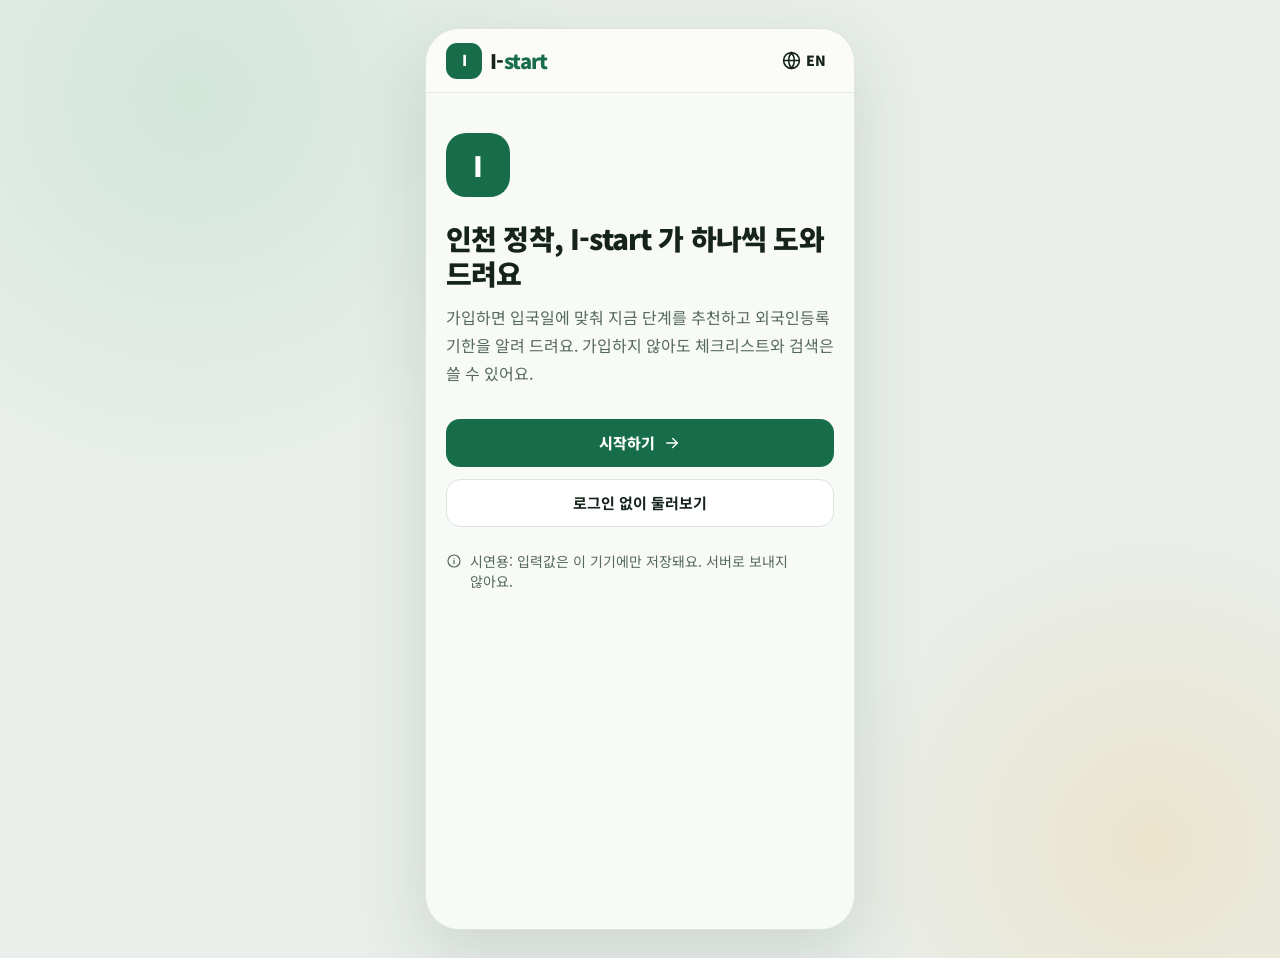
<file: index.html>
<!doctype html>
<html lang="ko">
  <head>
    
    <meta charset="UTF-8" />
    <meta name="viewport" content="width=device-width, initial-scale=1.0" />
    <title>I-start</title>
    
    <meta name="description" content="Mobile web settlement guide for international students in Incheon: stage checklist, search/FAQ, community, center consultation (course prototype).">
    <meta name="robots" content="noindex, nofollow">
    <link rel="icon" href="./favicon.png">
    <meta property="og:title" content="I-start">
    <meta property="og:description" content="Mobile web settlement guide for international students in Incheon: stage checklist, search/FAQ, community, center consultation (course prototype).">
    <script type="module" crossorigin src="./assets/index-DRxTyZMs.js"></script>
    <link rel="stylesheet" crossorigin href="./assets/index-gwK2FkON.css">
  </head>
  <body>
    
    <div id="root"></div>
    
  </body>
</html>
</file>
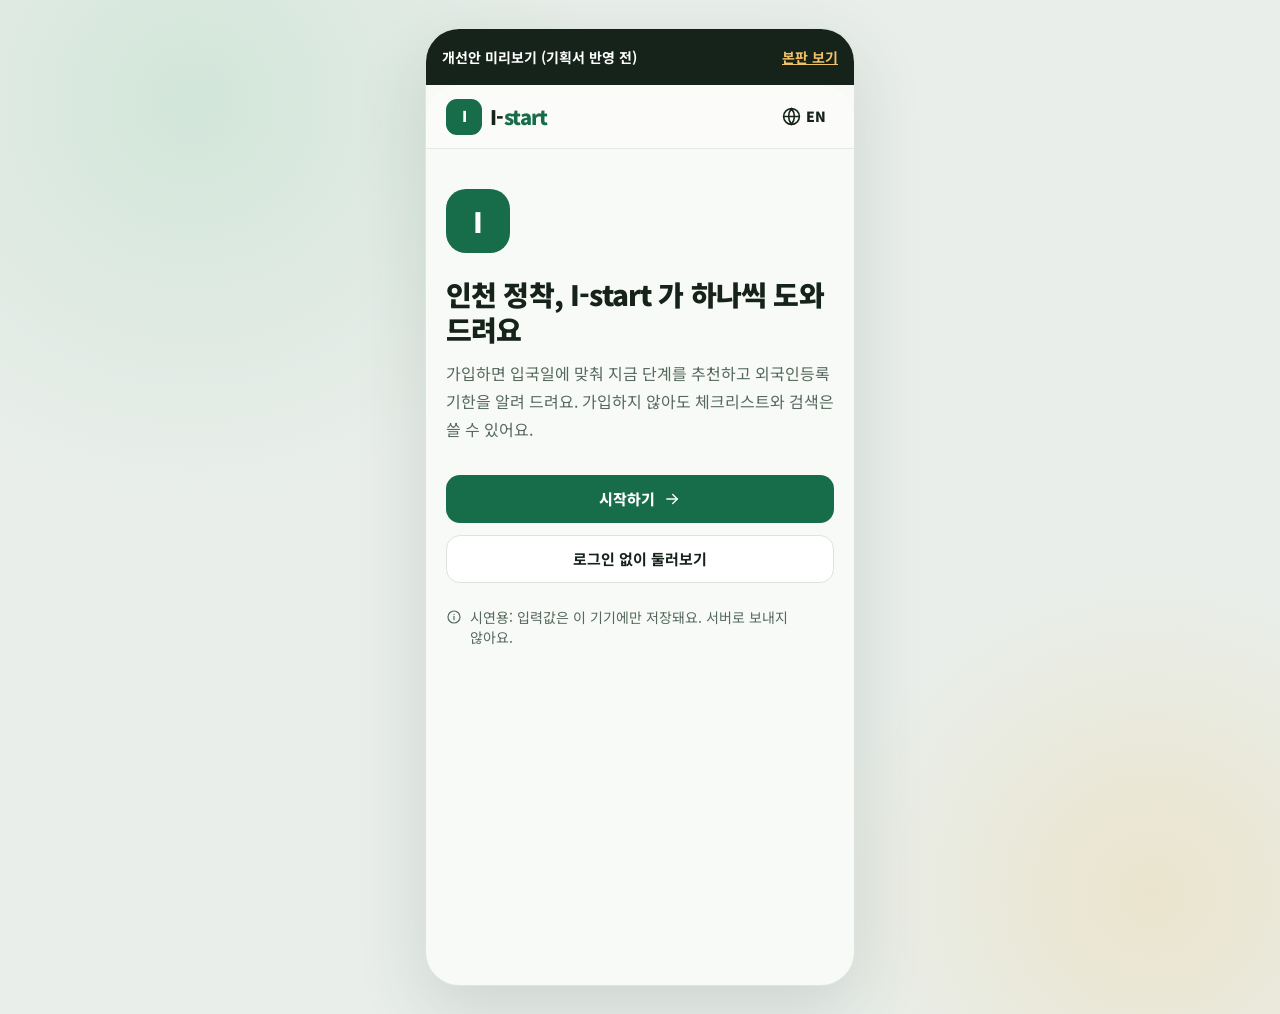
<file: next/index.html>
<!doctype html>
<html lang="ko">
  <head>
    
    <meta charset="UTF-8" />
    <meta name="viewport" content="width=device-width, initial-scale=1.0" />
    <title>I-start</title>
    
    <meta name="description" content="Mobile web settlement guide for international students in Incheon: stage checklist, search/FAQ, community, center consultation (course prototype).">
    <meta name="robots" content="noindex, nofollow">
    <link rel="icon" href="./favicon.png">
    <meta property="og:title" content="I-start">
    <meta property="og:description" content="Mobile web settlement guide for international students in Incheon: stage checklist, search/FAQ, community, center consultation (course prototype).">
    <script type="module" crossorigin src="./assets/index-BRWkPOYw.js"></script>
    <link rel="stylesheet" crossorigin href="./assets/index-DFKxDibr.css">
  </head>
  <body>
    
    <div id="root"></div>
    
  </body>
</html>
</file>
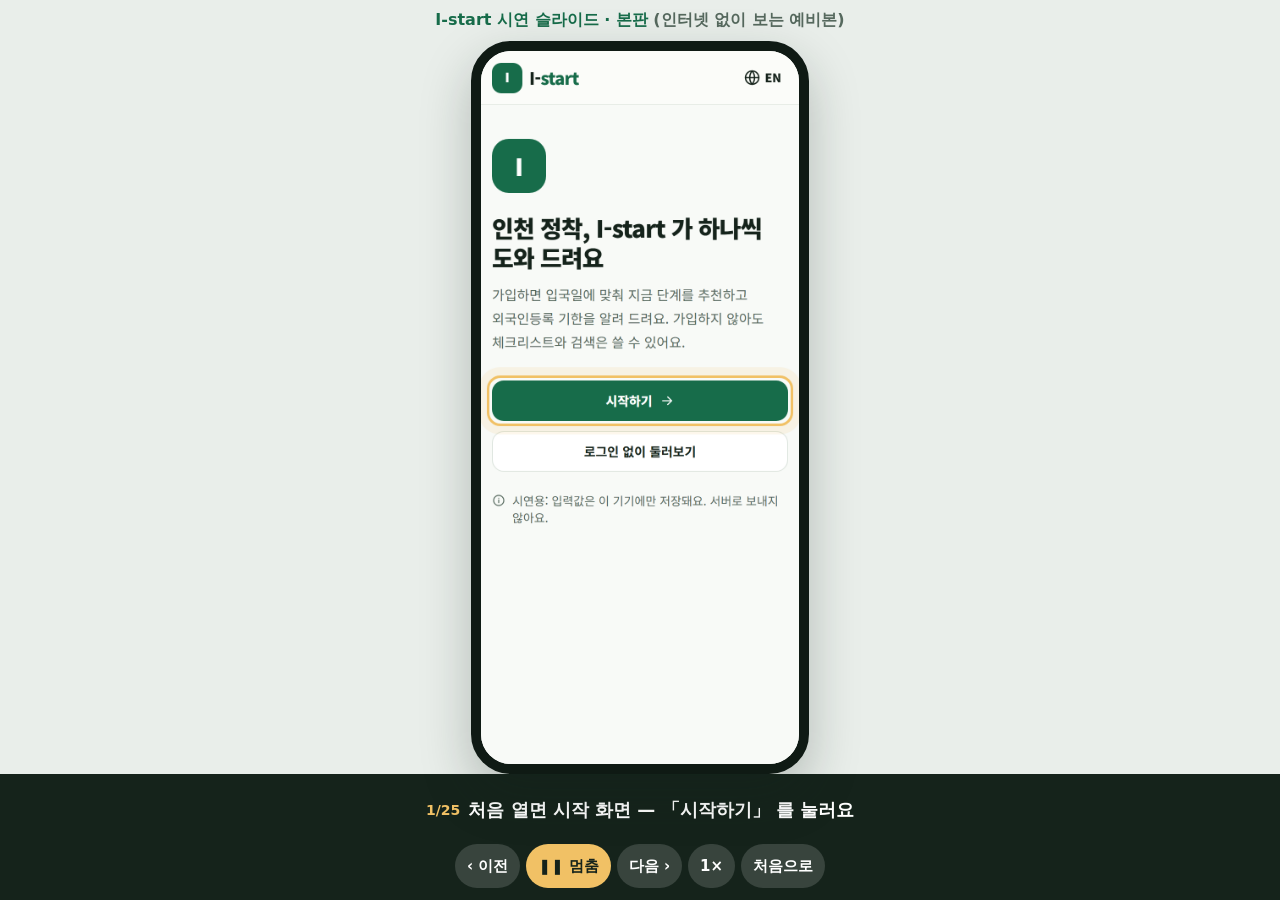
<file: slides/main/index.html>
<!doctype html>
<html lang="ko">
<head>
<meta charset="utf-8">
<meta name="viewport" content="width=device-width, initial-scale=1">
<title>I-start 시연 슬라이드 · 본판</title>
<style>
  :root { --bg: #e9eeea; --ink: #15231b; --point: #176c4a; --gold: #f1c165; --bar: #15231b; }
  * { box-sizing: border-box; }
  html, body { margin: 0; height: 100%; }
  body { display: flex; flex-direction: column; align-items: center; background: var(--bg); color: var(--ink);
    font-family: "Noto Sans KR", "Apple SD Gothic Neo", "Malgun Gothic", system-ui, sans-serif; word-break: keep-all; }
  header { width: 100%; padding: 10px 16px; text-align: center; font-weight: 800; font-size: 16px; color: var(--point); }
  .stage { flex: 1; min-height: 0; display: flex; align-items: center; justify-content: center; padding: 0 16px; }
  .phone { height: min(100%, 860px); aspect-ratio: 390 / 844; max-width: calc(100vw - 32px); border: 10px solid #0f1a14; border-radius: 40px;
    overflow: hidden; background: #fff; box-shadow: 0 20px 50px rgba(21, 35, 27, .25); position: relative; }
  .phone img { position: absolute; inset: 0; width: 100%; height: 100%; object-fit: cover; object-position: top; opacity: 0; transition: opacity .35s ease; }
  .phone img.on { opacity: 1; }
  .bar { width: 100%; background: var(--bar); color: #fff; padding: 10px 12px 12px; }
  .cap { min-height: 52px; display: flex; align-items: center; justify-content: center; text-align: center; font-size: 18px; font-weight: 700; line-height: 26px; margin: 0 auto 8px; max-width: 720px; }
  .count { color: var(--gold); font-size: 14px; margin-right: 8px; font-variant-numeric: tabular-nums; white-space: nowrap; }
  .ctl { display: flex; gap: 6px; justify-content: center; flex-wrap: wrap; }
  button { font: inherit; font-size: 15px; font-weight: 800; min-height: 44px; min-width: 44px; padding: 0 12px; border-radius: 999px; border: 0;
    background: rgba(255, 255, 255, .15); color: #fff; cursor: pointer; white-space: nowrap; }
  button.main { background: var(--gold); color: var(--ink); }
  button:focus-visible { outline: 3px solid var(--gold); outline-offset: 2px; }
  @media (prefers-reduced-motion: reduce) { .phone img { transition: none; } }
</style>
</head>
<body>
<header>I-start 시연 슬라이드 · 본판 <span style="font-weight:600;color:#56695e">(인터넷 없이 보는 예비본)</span></header>
<div class="stage"><div class="phone" id="phone">
  <img src="img/01.png" alt="처음 열면 시작 화면 — 「시작하기」 를 눌러요" class="on">
  <img src="img/02.png" alt="앱 언어를 골라요 (오른쪽 위 지구본으로 언제든 바꿔요)">
  <img src="img/03.png" alt="기본 정보 입력 — 가상 인물 Mai, 입국 2주차">
  <img src="img/04.png" alt="수집 항목 · 목적 · 보유 기간을 보고 동의해요">
  <img src="img/05.png" alt="입국일로 단계를 추천해요 — 정하는 건 이용자">
  <img src="img/06.png" alt="체크리스트(입국 직후) — 외국인등록은 검색으로 찾아볼게요">
  <img src="img/07.png" alt="「외국인등록」 을 검색해요">
  <img src="img/08.png" alt="결과마다 단계 · 출처가 붙어요 — 전체 단계로 넓혀요">
  <img src="img/09.png" alt="「외국인등록 하기」 를 열어요">
  <img src="img/10.png" alt="대상 · 방법 · 기한 · 준비물, 그리고 공식 안내(하이코리아) 바로가기">
  <img src="img/11.png" alt="방문 예약을 마치면 「진행 중」">
  <img src="img/12.png" alt="등록증을 받으면 「완료」">
  <img src="img/13.png" alt="외국인등록을 마치면 「초기 정착」 으로 옮길지 물어봐요 — 누르면 옮겨요">
  <img src="img/14.png" alt="이번엔 「건강보험 확인하기」">
  <img src="img/15.png" alt="건강보험 고지서 읽는 법은 없어요 — 검색해 볼게요">
  <img src="img/16.png" alt="「고지서」 로 검색해요">
  <img src="img/17.png" alt="내 단계엔 결과가 없어요 → 전체 단계로">
  <img src="img/18.png" alt="전체 단계도 0건 — 시뮬레이션에서 찾은 문제 · 챗봇에 물어볼게요">
  <img src="img/19.png" alt="챗봇 아잉에게 물어봐요">
  <img src="img/20.png" alt="앱 안에 답이 없으면 커뮤니티 · 센터로 안내해요">
  <img src="img/21.png" alt="제목은 검색어로 채워져요 · 개인정보는 쓰지 않아요">
  <img src="img/22.png" alt="질문을 올렸어요 — 급하면 센터 상담으로">
  <img src="img/23.png" alt="메일 문의를 보내요 (시제품: 실제로 보내지 않아요)">
  <img src="img/24.png" alt="접수됐어요 — 내 정보에서 다시 확인해요">
  <img src="img/25.png" alt="내 정보 › 메일로 문의한 내역에 1건 — 시연 끝">
</div></div>
<div class="bar" role="region" aria-label="슬라이드 조작">
  <p class="cap" aria-live="polite"><span class="count" id="count"></span><span id="cap"></span></p>
  <div class="ctl">
    <button id="prev" aria-label="이전">‹ 이전</button>
    <button id="play" class="main" aria-pressed="false">❚❚ 멈춤</button>
    <button id="next" aria-label="다음">다음 ›</button>
    <button id="speed" aria-label="속도 1×">1×</button>
    <button id="end">처음으로</button>
  </div>
</div>
<script>
  const S = [{"img":"img/01.png","cap":"처음 열면 시작 화면 — 「시작하기」 를 눌러요"},{"img":"img/02.png","cap":"앱 언어를 골라요 (오른쪽 위 지구본으로 언제든 바꿔요)"},{"img":"img/03.png","cap":"기본 정보 입력 — 가상 인물 Mai, 입국 2주차"},{"img":"img/04.png","cap":"수집 항목 · 목적 · 보유 기간을 보고 동의해요"},{"img":"img/05.png","cap":"입국일로 단계를 추천해요 — 정하는 건 이용자"},{"img":"img/06.png","cap":"체크리스트(입국 직후) — 외국인등록은 검색으로 찾아볼게요"},{"img":"img/07.png","cap":"「외국인등록」 을 검색해요"},{"img":"img/08.png","cap":"결과마다 단계 · 출처가 붙어요 — 전체 단계로 넓혀요"},{"img":"img/09.png","cap":"「외국인등록 하기」 를 열어요"},{"img":"img/10.png","cap":"대상 · 방법 · 기한 · 준비물, 그리고 공식 안내(하이코리아) 바로가기"},{"img":"img/11.png","cap":"방문 예약을 마치면 「진행 중」"},{"img":"img/12.png","cap":"등록증을 받으면 「완료」"},{"img":"img/13.png","cap":"외국인등록을 마치면 「초기 정착」 으로 옮길지 물어봐요 — 누르면 옮겨요"},{"img":"img/14.png","cap":"이번엔 「건강보험 확인하기」"},{"img":"img/15.png","cap":"건강보험 고지서 읽는 법은 없어요 — 검색해 볼게요"},{"img":"img/16.png","cap":"「고지서」 로 검색해요"},{"img":"img/17.png","cap":"내 단계엔 결과가 없어요 → 전체 단계로"},{"img":"img/18.png","cap":"전체 단계도 0건 — 시뮬레이션에서 찾은 문제 · 챗봇에 물어볼게요"},{"img":"img/19.png","cap":"챗봇 아잉에게 물어봐요"},{"img":"img/20.png","cap":"앱 안에 답이 없으면 커뮤니티 · 센터로 안내해요"},{"img":"img/21.png","cap":"제목은 검색어로 채워져요 · 개인정보는 쓰지 않아요"},{"img":"img/22.png","cap":"질문을 올렸어요 — 급하면 센터 상담으로"},{"img":"img/23.png","cap":"메일 문의를 보내요 (시제품: 실제로 보내지 않아요)"},{"img":"img/24.png","cap":"접수됐어요 — 내 정보에서 다시 확인해요"},{"img":"img/25.png","cap":"내 정보 › 메일로 문의한 내역에 1건 — 시연 끝"}];
  const imgs = [...document.querySelectorAll("#phone img")];
  let i = 0, playing = true, speed = 1, timer = null;
  const $ = (id) => document.getElementById(id);
  function show(k) {
    i = (k + S.length) % S.length;
    imgs.forEach((im, j) => im.classList.toggle("on", j === i));
    $("count").textContent = (i + 1) + "/" + S.length;
    $("cap").textContent = S[i].cap;
    schedule();
  }
  function schedule() {
    clearTimeout(timer);
    if (playing) timer = setTimeout(() => show(i + 1), 3500 / speed); // 끝나면 처음으로
  }
  function toggle() {
    playing = !playing;
    $("play").textContent = playing ? "❚❚ 멈춤" : "▶ 재생";
    $("play").setAttribute("aria-pressed", String(!playing));
    schedule();
  }
  $("prev").onclick = () => show(i - 1);
  $("next").onclick = () => show(i + 1);
  $("play").onclick = toggle;
  $("speed").onclick = () => { speed = speed === 1 ? 1.5 : speed === 1.5 ? 0.5 : 1; $("speed").textContent = speed + "×"; $("speed").setAttribute("aria-label", "속도 " + speed + "×"); schedule(); };
  $("end").onclick = () => { playing = true; toggle(); show(0); };
  document.addEventListener("keydown", (e) => {
    if (e.key === "ArrowRight") { e.preventDefault(); show(i + 1); }
    else if (e.key === "ArrowLeft") { e.preventDefault(); show(i - 1); }
    else if (e.key === " ") { e.preventDefault(); toggle(); }
  });
  show(0);
</script>
</body>
</html>
</file>
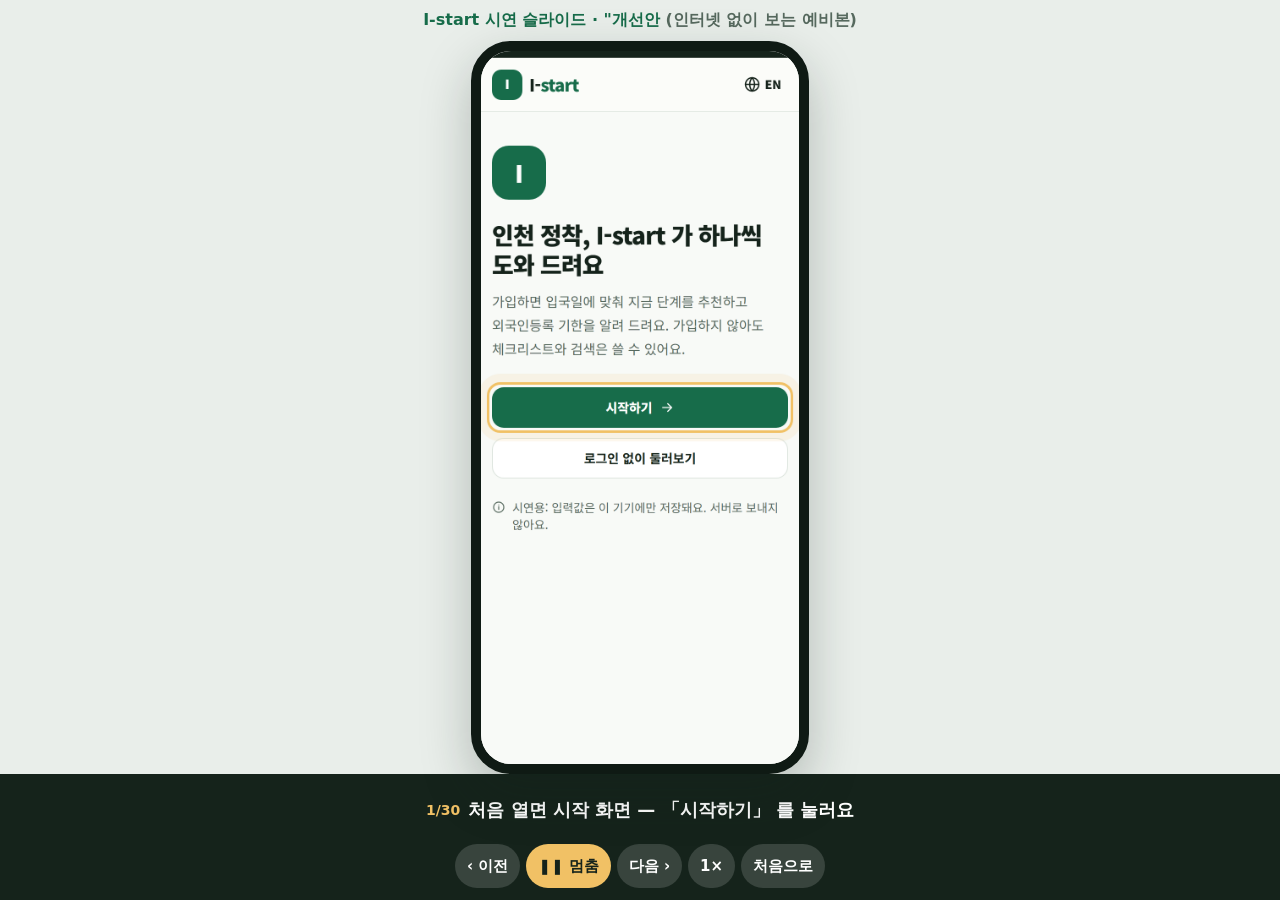
<file: slides/next/index.html>
<!doctype html>
<html lang="ko">
<head>
<meta charset="utf-8">
<meta name="viewport" content="width=device-width, initial-scale=1">
<title>I-start 시연 슬라이드 · "개선안</title>
<style>
  :root { --bg: #e9eeea; --ink: #15231b; --point: #176c4a; --gold: #f1c165; --bar: #15231b; }
  * { box-sizing: border-box; }
  html, body { margin: 0; height: 100%; }
  body { display: flex; flex-direction: column; align-items: center; background: var(--bg); color: var(--ink);
    font-family: "Noto Sans KR", "Apple SD Gothic Neo", "Malgun Gothic", system-ui, sans-serif; word-break: keep-all; }
  header { width: 100%; padding: 10px 16px; text-align: center; font-weight: 800; font-size: 16px; color: var(--point); }
  .stage { flex: 1; min-height: 0; display: flex; align-items: center; justify-content: center; padding: 0 16px; }
  .phone { height: min(100%, 860px); aspect-ratio: 390 / 844; max-width: calc(100vw - 32px); border: 10px solid #0f1a14; border-radius: 40px;
    overflow: hidden; background: #fff; box-shadow: 0 20px 50px rgba(21, 35, 27, .25); position: relative; }
  .phone img { position: absolute; inset: 0; width: 100%; height: 100%; object-fit: cover; object-position: top; opacity: 0; transition: opacity .35s ease; }
  .phone img.on { opacity: 1; }
  .bar { width: 100%; background: var(--bar); color: #fff; padding: 10px 12px 12px; }
  .cap { min-height: 52px; display: flex; align-items: center; justify-content: center; text-align: center; font-size: 18px; font-weight: 700; line-height: 26px; margin: 0 auto 8px; max-width: 720px; }
  .count { color: var(--gold); font-size: 14px; margin-right: 8px; font-variant-numeric: tabular-nums; white-space: nowrap; }
  .ctl { display: flex; gap: 6px; justify-content: center; flex-wrap: wrap; }
  button { font: inherit; font-size: 15px; font-weight: 800; min-height: 44px; min-width: 44px; padding: 0 12px; border-radius: 999px; border: 0;
    background: rgba(255, 255, 255, .15); color: #fff; cursor: pointer; white-space: nowrap; }
  button.main { background: var(--gold); color: var(--ink); }
  button:focus-visible { outline: 3px solid var(--gold); outline-offset: 2px; }
  @media (prefers-reduced-motion: reduce) { .phone img { transition: none; } }
</style>
</head>
<body>
<header>I-start 시연 슬라이드 · "개선안 <span style="font-weight:600;color:#56695e">(인터넷 없이 보는 예비본)</span></header>
<div class="stage"><div class="phone" id="phone">
  <img src="img/01.png" alt="처음 열면 시작 화면 — 「시작하기」 를 눌러요" class="on">
  <img src="img/02.png" alt="앱 언어를 골라요 (오른쪽 위 지구본으로 언제든 바꿔요)">
  <img src="img/03.png" alt="기본 정보 입력 — 가상 인물 Mai, 입국 2주차">
  <img src="img/04.png" alt="수집 항목 · 목적 · 보유 기간을 보고 동의해요">
  <img src="img/05.png" alt="입국일로 단계를 추천해요 — 정하는 건 이용자">
  <img src="img/06.png" alt="입국 직후 할 일 — 「숙소로 이동하기」">
  <img src="img/07.png" alt="도움 도구: 숙소를 지도 앱에서 찾아요 (새 창은 열지 않아요)">
  <img src="img/08.png" alt="체크리스트(입국 직후) — 외국인등록은 검색으로 찾아볼게요">
  <img src="img/09.png" alt="「외국인등록」 을 검색해요">
  <img src="img/10.png" alt="결과마다 단계 · 출처가 붙어요 — 전체 단계로 넓혀요">
  <img src="img/11.png" alt="「외국인등록 하기」 를 열어요">
  <img src="img/12.png" alt="대상 · 방법 · 기한 · 준비물, 그리고 공식 안내(하이코리아) 바로가기">
  <img src="img/13.png" alt="도움 도구: 입국일 + 90일 = 외국인등록 기한">
  <img src="img/14.png" alt="방문 예약을 마치면 「진행 중」">
  <img src="img/15.png" alt="등록증을 받으면 「완료」">
  <img src="img/16.png" alt="외국인등록을 마치면 「초기 정착」 으로 옮길지 물어봐요 — 누르면 옮겨요">
  <img src="img/17.png" alt="초기 정착 — 「체류기간 확인하기」">
  <img src="img/18.png" alt="도움 도구: 연장 신청 기간 (만료 4개월 전 ~ 만료일)">
  <img src="img/19.png" alt="이번엔 「건강보험 확인하기」">
  <img src="img/20.png" alt="건강보험 고지서 읽는 법은 없어요 — 검색해 볼게요">
  <img src="img/21.png" alt="「고지서」 로 검색해요">
  <img src="img/22.png" alt="내 단계엔 결과가 없어요 → 전체 단계로">
  <img src="img/23.png" alt="전체 단계도 0건 — 시뮬레이션에서 찾은 문제 · 챗봇에 물어볼게요">
  <img src="img/24.png" alt="챗봇 아잉에게 물어봐요">
  <img src="img/25.png" alt="앱 안에 답이 없으면 커뮤니티 · 센터로 안내해요">
  <img src="img/26.png" alt="제목은 검색어로 채워져요 · 개인정보는 쓰지 않아요">
  <img src="img/27.png" alt="질문을 올렸어요 — 급하면 센터 상담으로">
  <img src="img/28.png" alt="메일 문의를 보내요 (시제품: 실제로 보내지 않아요)">
  <img src="img/29.png" alt="접수됐어요 — 내 정보에서 다시 확인해요">
  <img src="img/30.png" alt="내 정보 › 메일로 문의한 내역에 1건 — 시연 끝">
</div></div>
<div class="bar" role="region" aria-label="슬라이드 조작">
  <p class="cap" aria-live="polite"><span class="count" id="count"></span><span id="cap"></span></p>
  <div class="ctl">
    <button id="prev" aria-label="이전">‹ 이전</button>
    <button id="play" class="main" aria-pressed="false">❚❚ 멈춤</button>
    <button id="next" aria-label="다음">다음 ›</button>
    <button id="speed" aria-label="속도 1×">1×</button>
    <button id="end">처음으로</button>
  </div>
</div>
<script>
  const S = [{"img":"img/01.png","cap":"처음 열면 시작 화면 — 「시작하기」 를 눌러요"},{"img":"img/02.png","cap":"앱 언어를 골라요 (오른쪽 위 지구본으로 언제든 바꿔요)"},{"img":"img/03.png","cap":"기본 정보 입력 — 가상 인물 Mai, 입국 2주차"},{"img":"img/04.png","cap":"수집 항목 · 목적 · 보유 기간을 보고 동의해요"},{"img":"img/05.png","cap":"입국일로 단계를 추천해요 — 정하는 건 이용자"},{"img":"img/06.png","cap":"입국 직후 할 일 — 「숙소로 이동하기」"},{"img":"img/07.png","cap":"도움 도구: 숙소를 지도 앱에서 찾아요 (새 창은 열지 않아요)"},{"img":"img/08.png","cap":"체크리스트(입국 직후) — 외국인등록은 검색으로 찾아볼게요"},{"img":"img/09.png","cap":"「외국인등록」 을 검색해요"},{"img":"img/10.png","cap":"결과마다 단계 · 출처가 붙어요 — 전체 단계로 넓혀요"},{"img":"img/11.png","cap":"「외국인등록 하기」 를 열어요"},{"img":"img/12.png","cap":"대상 · 방법 · 기한 · 준비물, 그리고 공식 안내(하이코리아) 바로가기"},{"img":"img/13.png","cap":"도움 도구: 입국일 + 90일 = 외국인등록 기한"},{"img":"img/14.png","cap":"방문 예약을 마치면 「진행 중」"},{"img":"img/15.png","cap":"등록증을 받으면 「완료」"},{"img":"img/16.png","cap":"외국인등록을 마치면 「초기 정착」 으로 옮길지 물어봐요 — 누르면 옮겨요"},{"img":"img/17.png","cap":"초기 정착 — 「체류기간 확인하기」"},{"img":"img/18.png","cap":"도움 도구: 연장 신청 기간 (만료 4개월 전 ~ 만료일)"},{"img":"img/19.png","cap":"이번엔 「건강보험 확인하기」"},{"img":"img/20.png","cap":"건강보험 고지서 읽는 법은 없어요 — 검색해 볼게요"},{"img":"img/21.png","cap":"「고지서」 로 검색해요"},{"img":"img/22.png","cap":"내 단계엔 결과가 없어요 → 전체 단계로"},{"img":"img/23.png","cap":"전체 단계도 0건 — 시뮬레이션에서 찾은 문제 · 챗봇에 물어볼게요"},{"img":"img/24.png","cap":"챗봇 아잉에게 물어봐요"},{"img":"img/25.png","cap":"앱 안에 답이 없으면 커뮤니티 · 센터로 안내해요"},{"img":"img/26.png","cap":"제목은 검색어로 채워져요 · 개인정보는 쓰지 않아요"},{"img":"img/27.png","cap":"질문을 올렸어요 — 급하면 센터 상담으로"},{"img":"img/28.png","cap":"메일 문의를 보내요 (시제품: 실제로 보내지 않아요)"},{"img":"img/29.png","cap":"접수됐어요 — 내 정보에서 다시 확인해요"},{"img":"img/30.png","cap":"내 정보 › 메일로 문의한 내역에 1건 — 시연 끝"}];
  const imgs = [...document.querySelectorAll("#phone img")];
  let i = 0, playing = true, speed = 1, timer = null;
  const $ = (id) => document.getElementById(id);
  function show(k) {
    i = (k + S.length) % S.length;
    imgs.forEach((im, j) => im.classList.toggle("on", j === i));
    $("count").textContent = (i + 1) + "/" + S.length;
    $("cap").textContent = S[i].cap;
    schedule();
  }
  function schedule() {
    clearTimeout(timer);
    if (playing) timer = setTimeout(() => show(i + 1), 3500 / speed); // 끝나면 처음으로
  }
  function toggle() {
    playing = !playing;
    $("play").textContent = playing ? "❚❚ 멈춤" : "▶ 재생";
    $("play").setAttribute("aria-pressed", String(!playing));
    schedule();
  }
  $("prev").onclick = () => show(i - 1);
  $("next").onclick = () => show(i + 1);
  $("play").onclick = toggle;
  $("speed").onclick = () => { speed = speed === 1 ? 1.5 : speed === 1.5 ? 0.5 : 1; $("speed").textContent = speed + "×"; $("speed").setAttribute("aria-label", "속도 " + speed + "×"); schedule(); };
  $("end").onclick = () => { playing = true; toggle(); show(0); };
  document.addEventListener("keydown", (e) => {
    if (e.key === "ArrowRight") { e.preventDefault(); show(i + 1); }
    else if (e.key === "ArrowLeft") { e.preventDefault(); show(i - 1); }
    else if (e.key === " ") { e.preventDefault(); toggle(); }
  });
  show(0);
</script>
</body>
</html>
</file>
<file: assets/index-gwK2FkON.css>
@import "https://fonts.googleapis.com/css2?family=DM+Sans:wght@400;500;600;700&family=Manrope:wght@600;700;800&family=Noto+Sans+KR:wght@400;500;600;700;800;900&display=swap";@layer properties{@supports (((-webkit-hyphens:none)) and (not (margin-trim:block))) or ((-moz-orient:inline) and (not (color:rgb(from red r g b)))){*,:before,:after,::backdrop{--tw-translate-x:0;--tw-translate-y:0;--tw-translate-z:0;--tw-rotate-x:initial;--tw-rotate-y:initial;--tw-rotate-z:initial;--tw-skew-x:initial;--tw-skew-y:initial;--tw-space-y-reverse:0;--tw-border-style:solid;--tw-leading:initial;--tw-font-weight:initial;--tw-tracking:initial;--tw-shadow:0 0 #0000;--tw-shadow-color:initial;--tw-shadow-alpha:100%;--tw-inset-shadow:0 0 #0000;--tw-inset-shadow-color:initial;--tw-inset-shadow-alpha:100%;--tw-ring-color:initial;--tw-ring-shadow:0 0 #0000;--tw-inset-ring-color:initial;--tw-inset-ring-shadow:0 0 #0000;--tw-ring-inset:initial;--tw-ring-offset-width:0px;--tw-ring-offset-color:#fff;--tw-ring-offset-shadow:0 0 #0000;--tw-outline-style:solid;--tw-blur:initial;--tw-brightness:initial;--tw-contrast:initial;--tw-grayscale:initial;--tw-hue-rotate:initial;--tw-invert:initial;--tw-opacity:initial;--tw-saturate:initial;--tw-sepia:initial;--tw-drop-shadow:initial;--tw-drop-shadow-color:initial;--tw-drop-shadow-alpha:100%;--tw-drop-shadow-size:initial;--tw-duration:initial;--tw-ease:initial}}}@layer theme{:root,:host{--font-sans:-apple-system, BlinkMacSystemFont, "Segoe UI", Roboto, "Helvetica Neue", "Noto Sans", Arial, sans-serif, "Apple Color Emoji", "Segoe UI Emoji", "Segoe UI Symbol", "Noto Color Emoji";--font-mono:ui-monospace, SFMono-Regular, Menlo, Monaco, Consolas, "Liberation Mono", "Courier New", monospace;--color-white:#fff;--spacing:.25rem;--font-weight-medium:500;--font-weight-semibold:600;--font-weight-bold:700;--font-weight-extrabold:800;--font-weight-black:900;--leading-tight:1.25;--ease-out:cubic-bezier(0, 0, .2, 1);--ease-in-out:cubic-bezier(.4, 0, .2, 1);--default-transition-duration:.15s;--default-transition-timing-function:cubic-bezier(.4, 0, .2, 1);--default-font-family:var(--font-sans);--default-mono-font-family:var(--font-mono);--color-point:#176c4a;--color-point-dark:#24704f;--color-point-soft:#eef5f0;--color-point-tint:#dceee3;--color-ink:#15231b;--color-muted:#56695e;--color-line:#dce4dd;--color-accent:#f1c165;--color-ok:#1b7a4b;--color-warn:#8a5300}}@layer base{*,:after,:before,::backdrop{box-sizing:border-box;border:0 solid;margin:0;padding:0}::file-selector-button{box-sizing:border-box;border:0 solid;margin:0;padding:0}html,:host{-webkit-text-size-adjust:100%;tab-size:4;line-height:1.5;font-family:var(--default-font-family,-apple-system, BlinkMacSystemFont, "Segoe UI", Roboto, "Helvetica Neue", "Noto Sans", Arial, sans-serif, "Apple Color Emoji", "Segoe UI Emoji", "Segoe UI Symbol", "Noto Color Emoji");font-feature-settings:var(--default-font-feature-settings,normal);font-variation-settings:var(--default-font-variation-settings,normal);-webkit-tap-highlight-color:transparent}hr{height:0;color:inherit;border-top-width:1px}abbr:where([title]){-webkit-text-decoration:underline dotted;text-decoration:underline dotted}h1,h2,h3,h4,h5,h6{font-size:inherit;font-weight:inherit}a{color:inherit;-webkit-text-decoration:inherit;-webkit-text-decoration:inherit;-webkit-text-decoration:inherit;-webkit-text-decoration:inherit;text-decoration:inherit}b,strong{font-weight:bolder}code,kbd,samp,pre{font-family:var(--default-mono-font-family,ui-monospace, SFMono-Regular, Menlo, Monaco, Consolas, "Liberation Mono", "Courier New", monospace);font-feature-settings:var(--default-mono-font-feature-settings,normal);font-variation-settings:var(--default-mono-font-variation-settings,normal);font-size:1em}small{font-size:80%}sub,sup{vertical-align:baseline;font-size:75%;line-height:0;position:relative}sub{bottom:-.25em}sup{top:-.5em}table{text-indent:0;border-color:inherit;border-collapse:collapse}:-moz-focusring:where(:not(iframe)){outline:auto}progress{vertical-align:baseline}summary{display:list-item}ol,ul,menu{list-style:none}img,svg,video,canvas,audio,iframe,embed,object{vertical-align:middle;display:block}img,video{max-width:100%;height:auto}button,input,select,optgroup,textarea{font:inherit;font-feature-settings:inherit;font-variation-settings:inherit;letter-spacing:inherit;color:inherit;opacity:1;background-color:#0000;border-radius:0}::file-selector-button{font:inherit;font-feature-settings:inherit;font-variation-settings:inherit;letter-spacing:inherit;color:inherit;opacity:1;background-color:#0000;border-radius:0}:where(select:is([multiple],[size])) optgroup{font-weight:bolder}:where(select:is([multiple],[size])) optgroup option{padding-inline-start:20px}::file-selector-button{margin-inline-end:4px}::placeholder{opacity:1}@supports (not ((-webkit-appearance:-apple-pay-button))) or (contain-intrinsic-size:1px){::placeholder{color:currentColor}@supports (color:color-mix(in lab, red, red)){::placeholder{color:color-mix(in oklab, currentcolor 50%, transparent)}}}textarea{resize:vertical}::-webkit-search-decoration{-webkit-appearance:none}::-webkit-date-and-time-value{min-height:1lh;text-align:inherit}::-webkit-datetime-edit{display:inline-flex}::-webkit-datetime-edit-fields-wrapper{padding:0}::-webkit-datetime-edit{padding-block:0}::-webkit-datetime-edit-year-field{padding-block:0}::-webkit-datetime-edit-month-field{padding-block:0}::-webkit-datetime-edit-day-field{padding-block:0}::-webkit-datetime-edit-hour-field{padding-block:0}::-webkit-datetime-edit-minute-field{padding-block:0}::-webkit-datetime-edit-second-field{padding-block:0}::-webkit-datetime-edit-millisecond-field{padding-block:0}::-webkit-datetime-edit-meridiem-field{padding-block:0}::-webkit-calendar-picker-indicator{line-height:1}:-moz-ui-invalid{box-shadow:none}button,input:where([type=button],[type=reset],[type=submit]){appearance:button}::file-selector-button{appearance:button}::-webkit-inner-spin-button{height:auto}::-webkit-outer-spin-button{height:auto}[hidden]:where(:not([hidden=until-found])){display:none!important}:root{color:#15231b;font-synthesis:none;background:#e9eeea;font-family:Noto Sans KR,sans-serif}html{scroll-behavior:smooth}body{min-width:320px;min-height:100vh}button{cursor:pointer}html:lang(ko) body{word-break:keep-all;overflow-wrap:break-word}button:focus-visible,input:focus-visible{outline-offset:2px;outline:3px solid #176c4a73}}@layer components{.app-canvas{background:radial-gradient(circle at 15% 10%,#b7dcc673,#0000 28%),radial-gradient(circle at 90% 88%,#f1c16538,#0000 22%),#e9eeea;min-height:100vh}.mobile-app{background:#f8faf7;min-height:100vh;margin:0 auto;position:relative;overflow:hidden}.app-header{z-index:40;-webkit-backdrop-filter:blur(16px);backdrop-filter:blur(16px);background:#fbfcf9f5;border-bottom:1px solid #e4eae4;align-items:center;height:64px;padding:0 20px;display:flex;position:sticky;top:0}.app-content{min-height:calc(100vh - 64px);padding-bottom:104px}.bottom-nav{z-index:50;height:76px;padding:0 10px env(safe-area-inset-bottom);-webkit-backdrop-filter:blur(18px);backdrop-filter:blur(18px);background:#fffffff7;border-top:1px solid #e0e7e1;display:flex;position:fixed;bottom:0;left:0;right:0}.progress-ring{background:conic-gradient(#176c4a 0 var(--deg,0deg), #ffffffd9 var(--deg,0deg) 360deg)}.progress-ring:before{content:"";background:#dceee3;border-radius:999px;position:absolute;inset:6px}.fixed-write-button{z-index:30;color:#fff;background:#176c4a;border-radius:999px;align-items:center;gap:7px;height:48px;padding:0 18px;font-size:14px;font-weight:800;display:flex;position:fixed;bottom:94px;right:max(20px,50vw - 195px);box-shadow:0 10px 28px #176c4a47}.chatbot-button{z-index:30;color:#264b39;background:#f1c165;border:4px solid #fff;border-radius:999px;place-items:center;width:56px;height:56px;display:grid;position:fixed;bottom:94px;right:max(20px,50vw - 195px);box-shadow:0 10px 28px #2b4d3b3d}.hide-scrollbar{scrollbar-width:none}.hide-scrollbar::-webkit-scrollbar{display:none}.animate-screen{animation:.24s ease-out screen-in}.toast{z-index:100;color:#fff;text-align:center;background:#143b2d;border:1px solid #ffffff26;border-radius:999px;width:max-content;max-width:calc(100vw - 40px);padding:11px 18px;font-size:14px;font-weight:700;animation:.25s ease-out toast-in;position:fixed;bottom:94px;left:50%;transform:translate(-50%);box-shadow:0 14px 35px #0e312440}.btn-primary{white-space:nowrap;background:var(--color-point);color:#fff;border-radius:14px;justify-content:center;align-items:center;gap:8px;min-height:48px;padding:0 16px;font-size:15px;font-weight:800;display:inline-flex}.btn-primary:hover{background:var(--color-point-dark)}.btn-line{white-space:nowrap;border:1px solid var(--color-line);min-height:48px;color:var(--color-ink);background:#fff;border-radius:14px;justify-content:center;align-items:center;gap:8px;padding:0 16px;font-size:15px;font-weight:700;display:inline-flex}.field{display:block}.field>span{margin-bottom:6px;font-size:14px;font-weight:800;display:block}.field input,.field select,.field textarea{border:1px solid var(--color-line);background:#fff;border-radius:12px;outline:none;width:100%;min-height:48px;padding:10px 12px;font-size:15px}.field input:focus,.field select:focus,.field textarea:focus{border-color:var(--color-point)}}@layer utilities{.visible{visibility:visible}.sr-only{clip-path:inset(50%);white-space:nowrap;border-width:0;width:1px;height:1px;margin:-1px;padding:0;position:absolute;overflow:hidden}.absolute{position:absolute}.fixed{position:fixed}.relative{position:relative}.static{position:static}.inset-0{inset:0}.top-0{top:0}.top-1{top:var(--spacing)}.top-1\/2{top:50%}.left-4{left:calc(var(--spacing) * 4)}.z-10{z-index:10}.z-\[70\]{z-index:70}.mx-5{margin-inline:calc(var(--spacing) * 5)}.mx-auto{margin-inline:auto}.-mt-2{margin-top:calc(var(--spacing) * -2)}.mt-0{margin-top:0}.mt-0\.5{margin-top:calc(var(--spacing) * .5)}.mt-1{margin-top:var(--spacing)}.mt-1\.5{margin-top:calc(var(--spacing) * 1.5)}.mt-2{margin-top:calc(var(--spacing) * 2)}.mt-3{margin-top:calc(var(--spacing) * 3)}.mt-4{margin-top:calc(var(--spacing) * 4)}.mt-5{margin-top:calc(var(--spacing) * 5)}.mt-6{margin-top:calc(var(--spacing) * 6)}.mt-8{margin-top:calc(var(--spacing) * 8)}.-mr-2{margin-right:calc(var(--spacing) * -2)}.mb-2{margin-bottom:calc(var(--spacing) * 2)}.mb-3{margin-bottom:calc(var(--spacing) * 3)}.mb-4{margin-bottom:calc(var(--spacing) * 4)}.ml-8{margin-left:calc(var(--spacing) * 8)}.ml-10{margin-left:calc(var(--spacing) * 10)}.ml-11{margin-left:calc(var(--spacing) * 11)}.ml-auto{margin-left:auto}.line-clamp-2{-webkit-line-clamp:2;-webkit-box-orient:vertical;display:-webkit-box;overflow:hidden}.block{display:block}.flex{display:flex}.grid{display:grid}.hidden{display:none}.inline{display:inline}.inline-block{display:inline-block}.inline-flex{display:inline-flex}.table{display:table}.h-1{height:var(--spacing)}.h-6{height:calc(var(--spacing) * 6)}.h-7{height:calc(var(--spacing) * 7)}.h-8{height:calc(var(--spacing) * 8)}.h-9{height:calc(var(--spacing) * 9)}.h-10{height:calc(var(--spacing) * 10)}.h-11{height:calc(var(--spacing) * 11)}.h-12{height:calc(var(--spacing) * 12)}.h-14{height:calc(var(--spacing) * 14)}.h-16{height:calc(var(--spacing) * 16)}.h-\[3px\]{height:3px}.h-\[76px\]{height:76px}.max-h-\[52vh\]{max-height:52vh}.min-h-11{min-height:calc(var(--spacing) * 11)}.min-h-12{min-height:calc(var(--spacing) * 12)}.min-h-14{min-height:calc(var(--spacing) * 14)}.w-6{width:calc(var(--spacing) * 6)}.w-7{width:calc(var(--spacing) * 7)}.w-8{width:calc(var(--spacing) * 8)}.w-9{width:calc(var(--spacing) * 9)}.w-10{width:calc(var(--spacing) * 10)}.w-11{width:calc(var(--spacing) * 11)}.w-12{width:calc(var(--spacing) * 12)}.w-14{width:calc(var(--spacing) * 14)}.w-16{width:calc(var(--spacing) * 16)}.w-28{width:calc(var(--spacing) * 28)}.w-\[64px\]{width:64px}.w-\[76px\]{width:76px}.w-\[calc\(100\%-40px\)\]{width:calc(100% - 40px)}.w-full{width:100%}.max-w-\[420px\]{max-width:420px}.min-w-0{min-width:0}.min-w-11{min-width:calc(var(--spacing) * 11)}.flex-1{flex:1}.shrink-0{flex-shrink:0}.-translate-y-1{--tw-translate-y:calc(var(--spacing) * -1);translate:var(--tw-translate-x) var(--tw-translate-y)}.-translate-y-1\/2{--tw-translate-y:calc(calc(1 / 2 * 100%) * -1);translate:var(--tw-translate-x) var(--tw-translate-y)}.rotate-90{rotate:90deg}.transform{transform:var(--tw-rotate-x, ) var(--tw-rotate-y, ) var(--tw-rotate-z, ) var(--tw-skew-x, ) var(--tw-skew-y, )}.resize{resize:both}.list-disc{list-style-type:disc}.grid-cols-2{grid-template-columns:repeat(2,minmax(0,1fr))}.grid-cols-3{grid-template-columns:repeat(3,minmax(0,1fr))}.grid-cols-4{grid-template-columns:repeat(4,minmax(0,1fr))}.flex-col{flex-direction:column}.flex-wrap{flex-wrap:wrap}.place-items-center{place-items:center}.items-center{align-items:center}.items-end{align-items:flex-end}.items-start{align-items:flex-start}.justify-between{justify-content:space-between}.justify-center{justify-content:center}.gap-1{gap:var(--spacing)}.gap-1\.5{gap:calc(var(--spacing) * 1.5)}.gap-2{gap:calc(var(--spacing) * 2)}.gap-3{gap:calc(var(--spacing) * 3)}.gap-4{gap:calc(var(--spacing) * 4)}:where(.space-y-1>:not(:last-child)){--tw-space-y-reverse:0;margin-block-start:calc(var(--spacing) * var(--tw-space-y-reverse));margin-block-end:calc(var(--spacing) * calc(1 - var(--tw-space-y-reverse)))}:where(.space-y-1\.5>:not(:last-child)){--tw-space-y-reverse:0;margin-block-start:calc(calc(var(--spacing) * 1.5) * var(--tw-space-y-reverse));margin-block-end:calc(calc(var(--spacing) * 1.5) * calc(1 - var(--tw-space-y-reverse)))}:where(.space-y-2>:not(:last-child)){--tw-space-y-reverse:0;margin-block-start:calc(calc(var(--spacing) * 2) * var(--tw-space-y-reverse));margin-block-end:calc(calc(var(--spacing) * 2) * calc(1 - var(--tw-space-y-reverse)))}:where(.space-y-2\.5>:not(:last-child)){--tw-space-y-reverse:0;margin-block-start:calc(calc(var(--spacing) * 2.5) * var(--tw-space-y-reverse));margin-block-end:calc(calc(var(--spacing) * 2.5) * calc(1 - var(--tw-space-y-reverse)))}:where(.space-y-3>:not(:last-child)){--tw-space-y-reverse:0;margin-block-start:calc(calc(var(--spacing) * 3) * var(--tw-space-y-reverse));margin-block-end:calc(calc(var(--spacing) * 3) * calc(1 - var(--tw-space-y-reverse)))}:where(.space-y-4>:not(:last-child)){--tw-space-y-reverse:0;margin-block-start:calc(calc(var(--spacing) * 4) * var(--tw-space-y-reverse));margin-block-end:calc(calc(var(--spacing) * 4) * calc(1 - var(--tw-space-y-reverse)))}.truncate{text-overflow:ellipsis;white-space:nowrap;overflow:hidden}.overflow-hidden{overflow:hidden}.overflow-x-auto{overflow-x:auto}.overflow-y-auto{overflow-y:auto}.rounded-\[10px\]{border-radius:10px}.rounded-\[11px\]{border-radius:11px}.rounded-\[12px\]{border-radius:12px}.rounded-\[13px\]{border-radius:13px}.rounded-\[14px\]{border-radius:14px}.rounded-\[16px\]{border-radius:16px}.rounded-\[18px\]{border-radius:18px}.rounded-\[20px\]{border-radius:20px}.rounded-\[22px\]{border-radius:22px}.rounded-\[25px\]{border-radius:25px}.rounded-full{border-radius:2147483647px}.border{border-style:var(--tw-border-style);border-width:1px}.border-2{border-style:var(--tw-border-style);border-width:2px}.border-t{border-top-style:var(--tw-border-style);border-top-width:1px}.border-b{border-bottom-style:var(--tw-border-style);border-bottom-width:1px}.border-dashed{--tw-border-style:dashed;border-style:dashed}.border-\[\#8fa397\]{border-color:#8fa397}.border-\[\#ccd8ce\]{border-color:#ccd8ce}.border-\[\#edf1ed\]{border-color:#edf1ed}.border-\[\#f0c7a8\]{border-color:#f0c7a8}.border-line{border-color:var(--color-line)}.border-point{border-color:var(--color-point)}.bg-\[\#10271e\]\/40{background-color:oklab(25.0582% -.0331733 .00815502/.4)}.bg-\[\#dceee3\]{background-color:#dceee3}.bg-\[\#e3f4ea\]{background-color:#e3f4ea}.bg-\[\#e8f5ec\]{background-color:#e8f5ec}.bg-\[\#e9f1ff\]{background-color:#e9f1ff}.bg-\[\#eef2ee\]{background-color:#eef2ee}.bg-\[\#f1c165\]{background-color:#f1c165}.bg-\[\#f1f4f1\]{background-color:#f1f4f1}.bg-\[\#f2eafb\]{background-color:#f2eafb}.bg-\[\#f4f7f4\]{background-color:#f4f7f4}.bg-\[\#fbfcfa\]{background-color:#fbfcfa}.bg-\[\#fff1d6\]{background-color:#fff1d6}.bg-\[\#fff4d8\]{background-color:#fff4d8}.bg-\[\#fff4ec\]{background-color:#fff4ec}.bg-accent{background-color:var(--color-accent)}.bg-ink{background-color:var(--color-ink)}.bg-point{background-color:var(--color-point)}.bg-point-soft{background-color:var(--color-point-soft)}.bg-point-tint{background-color:var(--color-point-tint)}.bg-white{background-color:var(--color-white)}.bg-white\/15{background-color:#ffffff26}@supports (color:color-mix(in lab, red, red)){.bg-white\/15{background-color:color-mix(in oklab, var(--color-white) 15%, transparent)}}.p-3{padding:calc(var(--spacing) * 3)}.p-4{padding:calc(var(--spacing) * 4)}.p-5{padding:calc(var(--spacing) * 5)}.px-0{padding-inline:0}.px-1{padding-inline:var(--spacing)}.px-2{padding-inline:calc(var(--spacing) * 2)}.px-2\.5{padding-inline:calc(var(--spacing) * 2.5)}.px-3{padding-inline:calc(var(--spacing) * 3)}.px-4{padding-inline:calc(var(--spacing) * 4)}.px-5{padding-inline:calc(var(--spacing) * 5)}.py-0{padding-block:0}.py-0\.5{padding-block:calc(var(--spacing) * .5)}.py-1{padding-block:var(--spacing)}.py-2{padding-block:calc(var(--spacing) * 2)}.py-3{padding-block:calc(var(--spacing) * 3)}.pt-1{padding-top:var(--spacing)}.pt-2{padding-top:calc(var(--spacing) * 2)}.pt-3{padding-top:calc(var(--spacing) * 3)}.pt-6{padding-top:calc(var(--spacing) * 6)}.pt-7{padding-top:calc(var(--spacing) * 7)}.pt-8{padding-top:calc(var(--spacing) * 8)}.pt-10{padding-top:calc(var(--spacing) * 10)}.pr-1{padding-right:var(--spacing)}.pr-3{padding-right:calc(var(--spacing) * 3)}.pb-1{padding-bottom:var(--spacing)}.pb-5{padding-bottom:calc(var(--spacing) * 5)}.pb-6{padding-bottom:calc(var(--spacing) * 6)}.pb-10{padding-bottom:calc(var(--spacing) * 10)}.pl-5{padding-left:calc(var(--spacing) * 5)}.pl-11{padding-left:calc(var(--spacing) * 11)}.text-center{text-align:center}.text-left{text-align:left}.text-right{text-align:right}.text-\[12px\]{font-size:12px}.text-\[13px\]{font-size:13px}.text-\[14px\]{font-size:14px}.text-\[15px\]{font-size:15px}.text-\[16px\]{font-size:16px}.text-\[17px\]{font-size:17px}.text-\[18px\]{font-size:18px}.text-\[19px\]{font-size:19px}.text-\[20px\]{font-size:20px}.text-\[22px\]{font-size:22px}.text-\[24px\]{font-size:24px}.text-\[26px\]{font-size:26px}.text-\[28px\]{font-size:28px}.leading-4{--tw-leading:calc(var(--spacing) * 4);line-height:calc(var(--spacing) * 4)}.leading-5{--tw-leading:calc(var(--spacing) * 5);line-height:calc(var(--spacing) * 5)}.leading-6{--tw-leading:calc(var(--spacing) * 6);line-height:calc(var(--spacing) * 6)}.leading-7{--tw-leading:calc(var(--spacing) * 7);line-height:calc(var(--spacing) * 7)}.leading-8{--tw-leading:calc(var(--spacing) * 8);line-height:calc(var(--spacing) * 8)}.leading-\[1\.45\]{--tw-leading:1.45;line-height:1.45}.leading-none{--tw-leading:1;line-height:1}.leading-tight{--tw-leading:var(--leading-tight);line-height:var(--leading-tight)}.font-black{--tw-font-weight:var(--font-weight-black);font-weight:var(--font-weight-black)}.font-bold{--tw-font-weight:var(--font-weight-bold);font-weight:var(--font-weight-bold)}.font-extrabold{--tw-font-weight:var(--font-weight-extrabold);font-weight:var(--font-weight-extrabold)}.font-medium{--tw-font-weight:var(--font-weight-medium);font-weight:var(--font-weight-medium)}.font-semibold{--tw-font-weight:var(--font-weight-semibold);font-weight:var(--font-weight-semibold)}.tracking-\[-0\.03em\]{--tw-tracking:-.03em;letter-spacing:-.03em}.tracking-\[0\.06em\]{--tw-tracking:.06em;letter-spacing:.06em}.break-words{overflow-wrap:break-word}.whitespace-nowrap{white-space:nowrap}.text-\[\#2f6b4d\]{color:#2f6b4d}.text-\[\#3a67aa\]{color:#3a67aa}.text-\[\#6a4b92\]{color:#6a4b92}.text-\[\#7a4a00\]{color:#7a4a00}.text-\[\#7f5a12\]{color:#7f5a12}.text-\[\#8a3b0c\]{color:#8a3b0c}.text-\[\#15231b\]{color:#15231b}.text-\[\#b4232c\]{color:#b4232c}.text-\[\#f1c165\]{color:#f1c165}.text-ink{color:var(--color-ink)}.text-muted{color:var(--color-muted)}.text-ok{color:var(--color-ok)}.text-point{color:var(--color-point)}.text-point-dark{color:var(--color-point-dark)}.text-warn{color:var(--color-warn)}.text-white{color:var(--color-white)}.line-through{text-decoration-line:line-through}.underline{text-decoration-line:underline}.decoration-1{text-decoration-thickness:1px}.accent-\[\#176c4a\]{accent-color:#176c4a}.shadow-2xl{--tw-shadow:0 25px 50px -12px var(--tw-shadow-color,#00000040);box-shadow:var(--tw-inset-shadow), var(--tw-inset-ring-shadow), var(--tw-ring-offset-shadow), var(--tw-ring-shadow), var(--tw-shadow)}.shadow-\[0_4px_16px_rgba\(30\,76\,54\,0\.04\)\]{--tw-shadow:0 4px 16px var(--tw-shadow-color,#1e4c360a);box-shadow:var(--tw-inset-shadow), var(--tw-inset-ring-shadow), var(--tw-ring-offset-shadow), var(--tw-ring-shadow), var(--tw-shadow)}.outline{outline-style:var(--tw-outline-style);outline-width:1px}.blur{--tw-blur:blur(8px);filter:var(--tw-blur, ) var(--tw-brightness, ) var(--tw-contrast, ) var(--tw-grayscale, ) var(--tw-hue-rotate, ) var(--tw-invert, ) var(--tw-saturate, ) var(--tw-sepia, ) var(--tw-drop-shadow, )}.filter{filter:var(--tw-blur, ) var(--tw-brightness, ) var(--tw-contrast, ) var(--tw-grayscale, ) var(--tw-hue-rotate, ) var(--tw-invert, ) var(--tw-saturate, ) var(--tw-sepia, ) var(--tw-drop-shadow, )}.filter\!{filter:var(--tw-blur, ) var(--tw-brightness, ) var(--tw-contrast, ) var(--tw-grayscale, ) var(--tw-hue-rotate, ) var(--tw-invert, ) var(--tw-saturate, ) var(--tw-sepia, ) var(--tw-drop-shadow, )!important}.transition{transition-property:color,background-color,border-color,outline-color,text-decoration-color,fill,stroke,--tw-gradient-from,--tw-gradient-via,--tw-gradient-to,opacity,box-shadow,transform,translate,scale,rotate,filter,-webkit-backdrop-filter,backdrop-filter,display,content-visibility,overlay,pointer-events;transition-timing-function:var(--tw-ease,var(--default-transition-timing-function));transition-duration:var(--tw-duration,var(--default-transition-duration))}.transition-colors{transition-property:color,background-color,border-color,outline-color,text-decoration-color,fill,stroke,--tw-gradient-from,--tw-gradient-via,--tw-gradient-to;transition-timing-function:var(--tw-ease,var(--default-transition-timing-function));transition-duration:var(--tw-duration,var(--default-transition-duration))}.transition-transform{transition-property:transform,translate,scale,rotate;transition-timing-function:var(--tw-ease,var(--default-transition-timing-function));transition-duration:var(--tw-duration,var(--default-transition-duration))}.duration-150{--tw-duration:.15s;transition-duration:.15s}.ease-in-out{--tw-ease:var(--ease-in-out);transition-timing-function:var(--ease-in-out)}.ease-out{--tw-ease:var(--ease-out);transition-timing-function:var(--ease-out)}.outline-none{--tw-outline-style:none;outline-style:none}.last\:border-b-0:last-child{border-bottom-style:var(--tw-border-style);border-bottom-width:0}@media (hover:hover){.hover\:bg-point-soft:hover{background-color:var(--color-point-soft)}}.focus\:border-point:focus{border-color:var(--color-point)}.disabled\:opacity-40:disabled{opacity:.4}}@keyframes screen-in{0%{opacity:0;transform:translateY(6px)}to{opacity:1;transform:translateY(0)}}@keyframes toast-in{0%{opacity:0;transform:translate(-50%,8px)}to{opacity:1;transform:translate(-50%)}}@media (width>=560px){.app-canvas{padding:28px 0}.mobile-app{border:1px solid #2549371f;border-radius:34px;width:430px;min-height:calc(100vh - 56px);box-shadow:0 24px 70px #233d2f24}.app-header{border-radius:34px 34px 0 0}.bottom-nav{border-radius:0 0 34px 34px;width:430px;left:auto;right:50%;transform:translate(50%)}}@media (prefers-reduced-motion:reduce){html{scroll-behavior:auto}*,:before,:after{transition-duration:.01ms!important;animation-duration:.01ms!important;animation-iteration-count:1!important}}.tour-on{--tour-h:116px}.tour-on .bottom-nav{bottom:var(--tour-h)}.tour-on .app-content{padding-bottom:calc(112px + var(--tour-h))}.tour-on .chatbot-button,.tour-on .fixed-write-button,.tour-on .toast{bottom:calc(94px + var(--tour-h))}.tour-on [data-qa=bot]{padding-bottom:calc(12px + var(--tour-h))}.tour-bar{z-index:300;min-height:var(--tour-h);padding:6px 12px calc(8px + env(safe-area-inset-bottom));color:#fff;background:#15231b;position:fixed;bottom:0;left:0;right:0}.tour-caption{text-align:center;word-break:keep-all;justify-content:center;align-items:center;min-height:48px;margin-bottom:4px;font-size:16px;font-weight:700;line-height:24px;display:flex}.tour-count{color:#f1c165;font-variant-numeric:tabular-nums;white-space:nowrap;margin-right:8px;font-size:14px}.tour-ring{z-index:250;pointer-events:none;border:3px solid #f1c165;border-radius:16px;transition:left .25s,top .25s,width .25s,height .25s;animation:1.2s ease-in-out infinite tour-pulse;position:fixed;box-shadow:0 0 0 4px #f1c16559}@keyframes tour-pulse{50%{box-shadow:0 0 0 10px #f1c1651f}}@media (prefers-reduced-motion:reduce){.tour-ring{transition:none;animation:none}}@property --tw-translate-x{syntax:"*";inherits:false;initial-value:0}@property --tw-translate-y{syntax:"*";inherits:false;initial-value:0}@property --tw-translate-z{syntax:"*";inherits:false;initial-value:0}@property --tw-rotate-x{syntax:"*";inherits:false}@property --tw-rotate-y{syntax:"*";inherits:false}@property --tw-rotate-z{syntax:"*";inherits:false}@property --tw-skew-x{syntax:"*";inherits:false}@property --tw-skew-y{syntax:"*";inherits:false}@property --tw-space-y-reverse{syntax:"*";inherits:false;initial-value:0}@property --tw-border-style{syntax:"*";inherits:false;initial-value:solid}@property --tw-leading{syntax:"*";inherits:false}@property --tw-font-weight{syntax:"*";inherits:false}@property --tw-tracking{syntax:"*";inherits:false}@property --tw-shadow{syntax:"*";inherits:false;initial-value:0 0 #0000}@property --tw-shadow-color{syntax:"*";inherits:false}@property --tw-shadow-alpha{syntax:"<percentage>";inherits:false;initial-value:100%}@property --tw-inset-shadow{syntax:"*";inherits:false;initial-value:0 0 #0000}@property --tw-inset-shadow-color{syntax:"*";inherits:false}@property --tw-inset-shadow-alpha{syntax:"<percentage>";inherits:false;initial-value:100%}@property --tw-ring-color{syntax:"*";inherits:false}@property --tw-ring-shadow{syntax:"*";inherits:false;initial-value:0 0 #0000}@property --tw-inset-ring-color{syntax:"*";inherits:false}@property --tw-inset-ring-shadow{syntax:"*";inherits:false;initial-value:0 0 #0000}@property --tw-ring-inset{syntax:"*";inherits:false}@property --tw-ring-offset-width{syntax:"<length>";inherits:false;initial-value:0}@property --tw-ring-offset-color{syntax:"*";inherits:false;initial-value:#fff}@property --tw-ring-offset-shadow{syntax:"*";inherits:false;initial-value:0 0 #0000}@property --tw-outline-style{syntax:"*";inherits:false;initial-value:solid}@property --tw-blur{syntax:"*";inherits:false}@property --tw-brightness{syntax:"*";inherits:false}@property --tw-contrast{syntax:"*";inherits:false}@property --tw-grayscale{syntax:"*";inherits:false}@property --tw-hue-rotate{syntax:"*";inherits:false}@property --tw-invert{syntax:"*";inherits:false}@property --tw-opacity{syntax:"*";inherits:false}@property --tw-saturate{syntax:"*";inherits:false}@property --tw-sepia{syntax:"*";inherits:false}@property --tw-drop-shadow{syntax:"*";inherits:false}@property --tw-drop-shadow-color{syntax:"*";inherits:false}@property --tw-drop-shadow-alpha{syntax:"<percentage>";inherits:false;initial-value:100%}@property --tw-drop-shadow-size{syntax:"*";inherits:false}@property --tw-duration{syntax:"*";inherits:false}@property --tw-ease{syntax:"*";inherits:false}
</file>
<file: next/assets/index-DFKxDibr.css>
@import "https://fonts.googleapis.com/css2?family=DM+Sans:wght@400;500;600;700&family=Manrope:wght@600;700;800&family=Noto+Sans+KR:wght@400;500;600;700;800;900&display=swap";@layer properties{@supports (((-webkit-hyphens:none)) and (not (margin-trim:block))) or ((-moz-orient:inline) and (not (color:rgb(from red r g b)))){*,:before,:after,::backdrop{--tw-translate-x:0;--tw-translate-y:0;--tw-translate-z:0;--tw-rotate-x:initial;--tw-rotate-y:initial;--tw-rotate-z:initial;--tw-skew-x:initial;--tw-skew-y:initial;--tw-space-y-reverse:0;--tw-border-style:solid;--tw-leading:initial;--tw-font-weight:initial;--tw-tracking:initial;--tw-ordinal:initial;--tw-slashed-zero:initial;--tw-numeric-figure:initial;--tw-numeric-spacing:initial;--tw-numeric-fraction:initial;--tw-shadow:0 0 #0000;--tw-shadow-color:initial;--tw-shadow-alpha:100%;--tw-inset-shadow:0 0 #0000;--tw-inset-shadow-color:initial;--tw-inset-shadow-alpha:100%;--tw-ring-color:initial;--tw-ring-shadow:0 0 #0000;--tw-inset-ring-color:initial;--tw-inset-ring-shadow:0 0 #0000;--tw-ring-inset:initial;--tw-ring-offset-width:0px;--tw-ring-offset-color:#fff;--tw-ring-offset-shadow:0 0 #0000;--tw-blur:initial;--tw-brightness:initial;--tw-contrast:initial;--tw-grayscale:initial;--tw-hue-rotate:initial;--tw-invert:initial;--tw-opacity:initial;--tw-saturate:initial;--tw-sepia:initial;--tw-drop-shadow:initial;--tw-drop-shadow-color:initial;--tw-drop-shadow-alpha:100%;--tw-drop-shadow-size:initial;--tw-ease:initial}}}@layer theme{:root,:host{--font-sans:-apple-system, BlinkMacSystemFont, "Segoe UI", Roboto, "Helvetica Neue", "Noto Sans", Arial, sans-serif, "Apple Color Emoji", "Segoe UI Emoji", "Segoe UI Symbol", "Noto Color Emoji";--font-mono:ui-monospace, SFMono-Regular, Menlo, Monaco, Consolas, "Liberation Mono", "Courier New", monospace;--color-white:#fff;--spacing:.25rem;--font-weight-bold:700;--font-weight-extrabold:800;--font-weight-black:900;--leading-tight:1.25;--ease-out:cubic-bezier(0, 0, .2, 1);--ease-in-out:cubic-bezier(.4, 0, .2, 1);--default-transition-duration:.15s;--default-transition-timing-function:cubic-bezier(.4, 0, .2, 1);--default-font-family:var(--font-sans);--default-mono-font-family:var(--font-mono);--color-point:#176c4a;--color-point-dark:#24704f;--color-point-soft:#eef5f0;--color-point-tint:#dceee3;--color-ink:#15231b;--color-muted:#56695e;--color-line:#dce4dd;--color-accent:#f1c165;--color-ok:#1b7a4b;--color-warn:#8a5300}}@layer base{*,:after,:before,::backdrop{box-sizing:border-box;border:0 solid;margin:0;padding:0}::file-selector-button{box-sizing:border-box;border:0 solid;margin:0;padding:0}html,:host{-webkit-text-size-adjust:100%;tab-size:4;line-height:1.5;font-family:var(--default-font-family,-apple-system, BlinkMacSystemFont, "Segoe UI", Roboto, "Helvetica Neue", "Noto Sans", Arial, sans-serif, "Apple Color Emoji", "Segoe UI Emoji", "Segoe UI Symbol", "Noto Color Emoji");font-feature-settings:var(--default-font-feature-settings,normal);font-variation-settings:var(--default-font-variation-settings,normal);-webkit-tap-highlight-color:transparent}hr{height:0;color:inherit;border-top-width:1px}abbr:where([title]){-webkit-text-decoration:underline dotted;text-decoration:underline dotted}h1,h2,h3,h4,h5,h6{font-size:inherit;font-weight:inherit}a{color:inherit;-webkit-text-decoration:inherit;-webkit-text-decoration:inherit;-webkit-text-decoration:inherit;-webkit-text-decoration:inherit;text-decoration:inherit}b,strong{font-weight:bolder}code,kbd,samp,pre{font-family:var(--default-mono-font-family,ui-monospace, SFMono-Regular, Menlo, Monaco, Consolas, "Liberation Mono", "Courier New", monospace);font-feature-settings:var(--default-mono-font-feature-settings,normal);font-variation-settings:var(--default-mono-font-variation-settings,normal);font-size:1em}small{font-size:80%}sub,sup{vertical-align:baseline;font-size:75%;line-height:0;position:relative}sub{bottom:-.25em}sup{top:-.5em}table{text-indent:0;border-color:inherit;border-collapse:collapse}:-moz-focusring:where(:not(iframe)){outline:auto}progress{vertical-align:baseline}summary{display:list-item}ol,ul,menu{list-style:none}img,svg,video,canvas,audio,iframe,embed,object{vertical-align:middle;display:block}img,video{max-width:100%;height:auto}button,input,select,optgroup,textarea{font:inherit;font-feature-settings:inherit;font-variation-settings:inherit;letter-spacing:inherit;color:inherit;opacity:1;background-color:#0000;border-radius:0}::file-selector-button{font:inherit;font-feature-settings:inherit;font-variation-settings:inherit;letter-spacing:inherit;color:inherit;opacity:1;background-color:#0000;border-radius:0}:where(select:is([multiple],[size])) optgroup{font-weight:bolder}:where(select:is([multiple],[size])) optgroup option{padding-inline-start:20px}::file-selector-button{margin-inline-end:4px}::placeholder{opacity:1}@supports (not ((-webkit-appearance:-apple-pay-button))) or (contain-intrinsic-size:1px){::placeholder{color:currentColor}@supports (color:color-mix(in lab, red, red)){::placeholder{color:color-mix(in oklab, currentcolor 50%, transparent)}}}textarea{resize:vertical}::-webkit-search-decoration{-webkit-appearance:none}::-webkit-date-and-time-value{min-height:1lh;text-align:inherit}::-webkit-datetime-edit{display:inline-flex}::-webkit-datetime-edit-fields-wrapper{padding:0}::-webkit-datetime-edit{padding-block:0}::-webkit-datetime-edit-year-field{padding-block:0}::-webkit-datetime-edit-month-field{padding-block:0}::-webkit-datetime-edit-day-field{padding-block:0}::-webkit-datetime-edit-hour-field{padding-block:0}::-webkit-datetime-edit-minute-field{padding-block:0}::-webkit-datetime-edit-second-field{padding-block:0}::-webkit-datetime-edit-millisecond-field{padding-block:0}::-webkit-datetime-edit-meridiem-field{padding-block:0}::-webkit-calendar-picker-indicator{line-height:1}:-moz-ui-invalid{box-shadow:none}button,input:where([type=button],[type=reset],[type=submit]){appearance:button}::file-selector-button{appearance:button}::-webkit-inner-spin-button{height:auto}::-webkit-outer-spin-button{height:auto}[hidden]:where(:not([hidden=until-found])){display:none!important}:root{color:#15231b;font-synthesis:none;background:#e9eeea;font-family:Noto Sans KR,sans-serif}html{scroll-behavior:smooth}body{min-width:320px;min-height:100vh}button{cursor:pointer}html:lang(ko) body{word-break:keep-all;overflow-wrap:break-word}button:focus-visible,input:focus-visible{outline-offset:2px;outline:3px solid #176c4a73}}@layer components{.app-canvas{background:radial-gradient(circle at 15% 10%,#b7dcc673,#0000 28%),radial-gradient(circle at 90% 88%,#f1c16538,#0000 22%),#e9eeea;min-height:100vh}.mobile-app{background:#f8faf7;min-height:100vh;margin:0 auto;position:relative;overflow:hidden}.app-header{z-index:40;-webkit-backdrop-filter:blur(16px);backdrop-filter:blur(16px);background:#fbfcf9f5;border-bottom:1px solid #e4eae4;align-items:center;height:64px;padding:0 20px;display:flex;position:sticky;top:0}.app-content{min-height:calc(100vh - 64px);padding-bottom:104px}.bottom-nav{z-index:50;height:76px;padding:0 10px env(safe-area-inset-bottom);-webkit-backdrop-filter:blur(18px);backdrop-filter:blur(18px);background:#fffffff7;border-top:1px solid #e0e7e1;display:flex;position:fixed;bottom:0;left:0;right:0}.progress-ring{background:conic-gradient(#176c4a 0 var(--deg,0deg), #ffffffd9 var(--deg,0deg) 360deg)}.progress-ring:before{content:"";background:#dceee3;border-radius:999px;position:absolute;inset:6px}.fixed-write-button{z-index:30;color:#fff;background:#176c4a;border-radius:999px;align-items:center;gap:7px;height:48px;padding:0 18px;font-size:14px;font-weight:800;display:flex;position:fixed;bottom:94px;right:max(20px,50vw - 195px);box-shadow:0 10px 28px #176c4a47}.chatbot-button{z-index:30;color:#264b39;background:#f1c165;border:4px solid #fff;border-radius:999px;place-items:center;width:56px;height:56px;display:grid;position:fixed;bottom:94px;right:max(20px,50vw - 195px);box-shadow:0 10px 28px #2b4d3b3d}.hide-scrollbar{scrollbar-width:none}.hide-scrollbar::-webkit-scrollbar{display:none}.animate-screen{animation:.24s ease-out screen-in}.toast{z-index:100;color:#fff;text-align:center;background:#143b2d;border:1px solid #ffffff26;border-radius:999px;width:max-content;max-width:calc(100vw - 40px);padding:11px 18px;font-size:14px;font-weight:700;animation:.25s ease-out toast-in;position:fixed;bottom:94px;left:50%;transform:translate(-50%);box-shadow:0 14px 35px #0e312440}.btn-primary{white-space:nowrap;background:var(--color-point);color:#fff;border-radius:14px;justify-content:center;align-items:center;gap:8px;min-height:48px;padding:0 16px;font-size:15px;font-weight:800;display:inline-flex}.btn-primary:hover{background:var(--color-point-dark)}.btn-line{white-space:nowrap;border:1px solid var(--color-line);min-height:48px;color:var(--color-ink);background:#fff;border-radius:14px;justify-content:center;align-items:center;gap:8px;padding:0 16px;font-size:15px;font-weight:700;display:inline-flex}.field{display:block}.field>span{margin-bottom:6px;font-size:14px;font-weight:800;display:block}.field input,.field select,.field textarea{border:1px solid var(--color-line);background:#fff;border-radius:12px;outline:none;width:100%;min-height:48px;padding:10px 12px;font-size:15px}.field input:focus,.field select:focus,.field textarea:focus{border-color:var(--color-point)}.tool :is(input,select,button,a,option){letter-spacing:normal;font-family:inherit}.tool{font-variant-numeric:tabular-nums;word-break:keep-all;overflow-wrap:break-word}}@layer utilities{.visible{visibility:visible}.sr-only{clip-path:inset(50%);white-space:nowrap;border-width:0;width:1px;height:1px;margin:-1px;padding:0;position:absolute;overflow:hidden}.absolute{position:absolute}.fixed{position:fixed}.relative{position:relative}.static{position:static}.inset-0{inset:0}.top-0{top:0}.top-1{top:var(--spacing)}.top-1\/2{top:50%}.left-4{left:calc(var(--spacing) * 4)}.z-10{z-index:10}.z-\[70\]{z-index:70}.mx-5{margin-inline:calc(var(--spacing) * 5)}.mx-auto{margin-inline:auto}.-mt-2{margin-top:calc(var(--spacing) * -2)}.mt-0{margin-top:0}.mt-0\.5{margin-top:calc(var(--spacing) * .5)}.mt-1{margin-top:var(--spacing)}.mt-1\.5{margin-top:calc(var(--spacing) * 1.5)}.mt-2{margin-top:calc(var(--spacing) * 2)}.mt-3{margin-top:calc(var(--spacing) * 3)}.mt-4{margin-top:calc(var(--spacing) * 4)}.mt-5{margin-top:calc(var(--spacing) * 5)}.mt-6{margin-top:calc(var(--spacing) * 6)}.mt-8{margin-top:calc(var(--spacing) * 8)}.-mr-2{margin-right:calc(var(--spacing) * -2)}.mb-2{margin-bottom:calc(var(--spacing) * 2)}.mb-3{margin-bottom:calc(var(--spacing) * 3)}.mb-4{margin-bottom:calc(var(--spacing) * 4)}.ml-10{margin-left:calc(var(--spacing) * 10)}.ml-11{margin-left:calc(var(--spacing) * 11)}.ml-auto{margin-left:auto}.line-clamp-2{-webkit-line-clamp:2;-webkit-box-orient:vertical;display:-webkit-box;overflow:hidden}.block{display:block}.flex{display:flex}.grid{display:grid}.hidden{display:none}.inline{display:inline}.inline-block{display:inline-block}.inline-flex{display:inline-flex}.table{display:table}.h-6{height:calc(var(--spacing) * 6)}.h-7{height:calc(var(--spacing) * 7)}.h-8{height:calc(var(--spacing) * 8)}.h-9{height:calc(var(--spacing) * 9)}.h-10{height:calc(var(--spacing) * 10)}.h-11{height:calc(var(--spacing) * 11)}.h-12{height:calc(var(--spacing) * 12)}.h-14{height:calc(var(--spacing) * 14)}.h-16{height:calc(var(--spacing) * 16)}.h-\[3px\]{height:3px}.h-\[76px\]{height:76px}.max-h-\[52vh\]{max-height:52vh}.min-h-11{min-height:calc(var(--spacing) * 11)}.min-h-12{min-height:calc(var(--spacing) * 12)}.min-h-14{min-height:calc(var(--spacing) * 14)}.w-6{width:calc(var(--spacing) * 6)}.w-7{width:calc(var(--spacing) * 7)}.w-8{width:calc(var(--spacing) * 8)}.w-9{width:calc(var(--spacing) * 9)}.w-10{width:calc(var(--spacing) * 10)}.w-11{width:calc(var(--spacing) * 11)}.w-12{width:calc(var(--spacing) * 12)}.w-14{width:calc(var(--spacing) * 14)}.w-16{width:calc(var(--spacing) * 16)}.w-28{width:calc(var(--spacing) * 28)}.w-\[64px\]{width:64px}.w-\[76px\]{width:76px}.w-\[calc\(100\%-40px\)\]{width:calc(100% - 40px)}.w-full{width:100%}.max-w-\[420px\]{max-width:420px}.min-w-0{min-width:0}.min-w-11{min-width:calc(var(--spacing) * 11)}.flex-1{flex:1}.flex-none{flex:none}.shrink-0{flex-shrink:0}.-translate-y-1{--tw-translate-y:calc(var(--spacing) * -1);translate:var(--tw-translate-x) var(--tw-translate-y)}.-translate-y-1\/2{--tw-translate-y:calc(calc(1 / 2 * 100%) * -1);translate:var(--tw-translate-x) var(--tw-translate-y)}.rotate-90{rotate:90deg}.transform{transform:var(--tw-rotate-x, ) var(--tw-rotate-y, ) var(--tw-rotate-z, ) var(--tw-skew-x, ) var(--tw-skew-y, )}.resize{resize:both}.list-decimal{list-style-type:decimal}.list-disc{list-style-type:disc}.grid-cols-2{grid-template-columns:repeat(2,minmax(0,1fr))}.grid-cols-3{grid-template-columns:repeat(3,minmax(0,1fr))}.flex-col{flex-direction:column}.flex-wrap{flex-wrap:wrap}.place-items-center{place-items:center}.items-center{align-items:center}.items-end{align-items:flex-end}.items-start{align-items:flex-start}.justify-between{justify-content:space-between}.justify-center{justify-content:center}.gap-1{gap:var(--spacing)}.gap-1\.5{gap:calc(var(--spacing) * 1.5)}.gap-2{gap:calc(var(--spacing) * 2)}.gap-3{gap:calc(var(--spacing) * 3)}.gap-4{gap:calc(var(--spacing) * 4)}:where(.space-y-1>:not(:last-child)){--tw-space-y-reverse:0;margin-block-start:calc(var(--spacing) * var(--tw-space-y-reverse));margin-block-end:calc(var(--spacing) * calc(1 - var(--tw-space-y-reverse)))}:where(.space-y-1\.5>:not(:last-child)){--tw-space-y-reverse:0;margin-block-start:calc(calc(var(--spacing) * 1.5) * var(--tw-space-y-reverse));margin-block-end:calc(calc(var(--spacing) * 1.5) * calc(1 - var(--tw-space-y-reverse)))}:where(.space-y-2>:not(:last-child)){--tw-space-y-reverse:0;margin-block-start:calc(calc(var(--spacing) * 2) * var(--tw-space-y-reverse));margin-block-end:calc(calc(var(--spacing) * 2) * calc(1 - var(--tw-space-y-reverse)))}:where(.space-y-2\.5>:not(:last-child)){--tw-space-y-reverse:0;margin-block-start:calc(calc(var(--spacing) * 2.5) * var(--tw-space-y-reverse));margin-block-end:calc(calc(var(--spacing) * 2.5) * calc(1 - var(--tw-space-y-reverse)))}:where(.space-y-3>:not(:last-child)){--tw-space-y-reverse:0;margin-block-start:calc(calc(var(--spacing) * 3) * var(--tw-space-y-reverse));margin-block-end:calc(calc(var(--spacing) * 3) * calc(1 - var(--tw-space-y-reverse)))}:where(.space-y-4>:not(:last-child)){--tw-space-y-reverse:0;margin-block-start:calc(calc(var(--spacing) * 4) * var(--tw-space-y-reverse));margin-block-end:calc(calc(var(--spacing) * 4) * calc(1 - var(--tw-space-y-reverse)))}.truncate{text-overflow:ellipsis;white-space:nowrap;overflow:hidden}.overflow-hidden{overflow:hidden}.overflow-x-auto{overflow-x:auto}.overflow-y-auto{overflow-y:auto}.rounded-\[10px\]{border-radius:10px}.rounded-\[11px\]{border-radius:11px}.rounded-\[12px\]{border-radius:12px}.rounded-\[13px\]{border-radius:13px}.rounded-\[14px\]{border-radius:14px}.rounded-\[16px\]{border-radius:16px}.rounded-\[18px\]{border-radius:18px}.rounded-\[20px\]{border-radius:20px}.rounded-\[22px\]{border-radius:22px}.rounded-\[25px\]{border-radius:25px}.rounded-full{border-radius:2147483647px}.border{border-style:var(--tw-border-style);border-width:1px}.border-2{border-style:var(--tw-border-style);border-width:2px}.border-t{border-top-style:var(--tw-border-style);border-top-width:1px}.border-b{border-bottom-style:var(--tw-border-style);border-bottom-width:1px}.border-dashed{--tw-border-style:dashed;border-style:dashed}.border-\[\#8fa397\]{border-color:#8fa397}.border-\[\#ccd8ce\]{border-color:#ccd8ce}.border-\[\#edf1ed\]{border-color:#edf1ed}.border-\[\#f0c7a8\]{border-color:#f0c7a8}.border-line{border-color:var(--color-line)}.border-point{border-color:var(--color-point)}.bg-\[\#03c75a\]{background-color:#03c75a}.bg-\[\#10271e\]\/40{background-color:oklab(25.0582% -.0331733 .00815502/.4)}.bg-\[\#15231b\]{background-color:#15231b}.bg-\[\#dceee3\]{background-color:#dceee3}.bg-\[\#e3f4ea\]{background-color:#e3f4ea}.bg-\[\#e8f5ec\]{background-color:#e8f5ec}.bg-\[\#e9f1ff\]{background-color:#e9f1ff}.bg-\[\#eef2ee\]{background-color:#eef2ee}.bg-\[\#f1c165\]{background-color:#f1c165}.bg-\[\#f1f4f1\]{background-color:#f1f4f1}.bg-\[\#f2eafb\]{background-color:#f2eafb}.bg-\[\#f4f7f4\]{background-color:#f4f7f4}.bg-\[\#fbfcfa\]{background-color:#fbfcfa}.bg-\[\#fee500\]{background-color:#fee500}.bg-\[\#fff1d6\]{background-color:#fff1d6}.bg-\[\#fff4d8\]{background-color:#fff4d8}.bg-\[\#fff4ec\]{background-color:#fff4ec}.bg-accent{background-color:var(--color-accent)}.bg-point{background-color:var(--color-point)}.bg-point-soft{background-color:var(--color-point-soft)}.bg-point-tint{background-color:var(--color-point-tint)}.bg-white{background-color:var(--color-white)}.bg-white\/15{background-color:#ffffff26}@supports (color:color-mix(in lab, red, red)){.bg-white\/15{background-color:color-mix(in oklab, var(--color-white) 15%, transparent)}}.p-3{padding:calc(var(--spacing) * 3)}.p-4{padding:calc(var(--spacing) * 4)}.p-5{padding:calc(var(--spacing) * 5)}.px-1{padding-inline:var(--spacing)}.px-2{padding-inline:calc(var(--spacing) * 2)}.px-2\.5{padding-inline:calc(var(--spacing) * 2.5)}.px-3{padding-inline:calc(var(--spacing) * 3)}.px-4{padding-inline:calc(var(--spacing) * 4)}.px-5{padding-inline:calc(var(--spacing) * 5)}.py-0{padding-block:0}.py-0\.5{padding-block:calc(var(--spacing) * .5)}.py-1{padding-block:var(--spacing)}.py-1\.5{padding-block:calc(var(--spacing) * 1.5)}.py-2{padding-block:calc(var(--spacing) * 2)}.py-3{padding-block:calc(var(--spacing) * 3)}.pt-1{padding-top:var(--spacing)}.pt-2{padding-top:calc(var(--spacing) * 2)}.pt-3{padding-top:calc(var(--spacing) * 3)}.pt-6{padding-top:calc(var(--spacing) * 6)}.pt-7{padding-top:calc(var(--spacing) * 7)}.pt-8{padding-top:calc(var(--spacing) * 8)}.pt-10{padding-top:calc(var(--spacing) * 10)}.pr-1{padding-right:var(--spacing)}.pr-3{padding-right:calc(var(--spacing) * 3)}.pb-1{padding-bottom:var(--spacing)}.pb-5{padding-bottom:calc(var(--spacing) * 5)}.pb-10{padding-bottom:calc(var(--spacing) * 10)}.pl-5{padding-left:calc(var(--spacing) * 5)}.pl-11{padding-left:calc(var(--spacing) * 11)}.text-center{text-align:center}.text-left{text-align:left}.text-\[12px\]{font-size:12px}.text-\[13px\]{font-size:13px}.text-\[14px\]{font-size:14px}.text-\[15px\]{font-size:15px}.text-\[16px\]{font-size:16px}.text-\[17px\]{font-size:17px}.text-\[18px\]{font-size:18px}.text-\[19px\]{font-size:19px}.text-\[20px\]{font-size:20px}.text-\[22px\]{font-size:22px}.text-\[24px\]{font-size:24px}.text-\[26px\]{font-size:26px}.text-\[28px\]{font-size:28px}.leading-5{--tw-leading:calc(var(--spacing) * 5);line-height:calc(var(--spacing) * 5)}.leading-6{--tw-leading:calc(var(--spacing) * 6);line-height:calc(var(--spacing) * 6)}.leading-7{--tw-leading:calc(var(--spacing) * 7);line-height:calc(var(--spacing) * 7)}.leading-8{--tw-leading:calc(var(--spacing) * 8);line-height:calc(var(--spacing) * 8)}.leading-\[1\.45\]{--tw-leading:1.45;line-height:1.45}.leading-tight{--tw-leading:var(--leading-tight);line-height:var(--leading-tight)}.font-black{--tw-font-weight:var(--font-weight-black);font-weight:var(--font-weight-black)}.font-bold{--tw-font-weight:var(--font-weight-bold);font-weight:var(--font-weight-bold)}.font-extrabold{--tw-font-weight:var(--font-weight-extrabold);font-weight:var(--font-weight-extrabold)}.tracking-\[-0\.03em\]{--tw-tracking:-.03em;letter-spacing:-.03em}.tracking-\[0\.06em\]{--tw-tracking:.06em;letter-spacing:.06em}.break-words{overflow-wrap:break-word}.whitespace-nowrap{white-space:nowrap}.text-\[\#2f6b4d\]{color:#2f6b4d}.text-\[\#3a67aa\]{color:#3a67aa}.text-\[\#3c1e1e\]{color:#3c1e1e}.text-\[\#6a4b92\]{color:#6a4b92}.text-\[\#7a4a00\]{color:#7a4a00}.text-\[\#7f5a12\]{color:#7f5a12}.text-\[\#8a3b0c\]{color:#8a3b0c}.text-\[\#06281a\]{color:#06281a}.text-\[\#15231b\]{color:#15231b}.text-\[\#b4232c\]{color:#b4232c}.text-\[\#f1c165\]{color:#f1c165}.text-ink{color:var(--color-ink)}.text-muted{color:var(--color-muted)}.text-ok{color:var(--color-ok)}.text-point{color:var(--color-point)}.text-point-dark{color:var(--color-point-dark)}.text-warn{color:var(--color-warn)}.text-white{color:var(--color-white)}.tabular-nums{--tw-numeric-spacing:tabular-nums;font-variant-numeric:var(--tw-ordinal, ) var(--tw-slashed-zero, ) var(--tw-numeric-figure, ) var(--tw-numeric-spacing, ) var(--tw-numeric-fraction, )}.line-through{text-decoration-line:line-through}.underline{text-decoration-line:underline}.decoration-1{text-decoration-thickness:1px}.accent-\[\#176c4a\]{accent-color:#176c4a}.shadow-2xl{--tw-shadow:0 25px 50px -12px var(--tw-shadow-color,#00000040);box-shadow:var(--tw-inset-shadow), var(--tw-inset-ring-shadow), var(--tw-ring-offset-shadow), var(--tw-ring-shadow), var(--tw-shadow)}.shadow-\[0_4px_16px_rgba\(30\,76\,54\,0\.04\)\]{--tw-shadow:0 4px 16px var(--tw-shadow-color,#1e4c360a);box-shadow:var(--tw-inset-shadow), var(--tw-inset-ring-shadow), var(--tw-ring-offset-shadow), var(--tw-ring-shadow), var(--tw-shadow)}.blur{--tw-blur:blur(8px);filter:var(--tw-blur, ) var(--tw-brightness, ) var(--tw-contrast, ) var(--tw-grayscale, ) var(--tw-hue-rotate, ) var(--tw-invert, ) var(--tw-saturate, ) var(--tw-sepia, ) var(--tw-drop-shadow, )}.filter{filter:var(--tw-blur, ) var(--tw-brightness, ) var(--tw-contrast, ) var(--tw-grayscale, ) var(--tw-hue-rotate, ) var(--tw-invert, ) var(--tw-saturate, ) var(--tw-sepia, ) var(--tw-drop-shadow, )}.filter\!{filter:var(--tw-blur, ) var(--tw-brightness, ) var(--tw-contrast, ) var(--tw-grayscale, ) var(--tw-hue-rotate, ) var(--tw-invert, ) var(--tw-saturate, ) var(--tw-sepia, ) var(--tw-drop-shadow, )!important}.transition{transition-property:color,background-color,border-color,outline-color,text-decoration-color,fill,stroke,--tw-gradient-from,--tw-gradient-via,--tw-gradient-to,opacity,box-shadow,transform,translate,scale,rotate,filter,-webkit-backdrop-filter,backdrop-filter,display,content-visibility,overlay,pointer-events;transition-timing-function:var(--tw-ease,var(--default-transition-timing-function));transition-duration:var(--tw-duration,var(--default-transition-duration))}.ease-in-out{--tw-ease:var(--ease-in-out);transition-timing-function:var(--ease-in-out)}.ease-out{--tw-ease:var(--ease-out);transition-timing-function:var(--ease-out)}.outline-none{--tw-outline-style:none;outline-style:none}.last\:border-b-0:last-child{border-bottom-style:var(--tw-border-style);border-bottom-width:0}@media (hover:hover){.hover\:bg-point-soft:hover{background-color:var(--color-point-soft)}}.focus\:border-point:focus{border-color:var(--color-point)}.disabled\:opacity-40:disabled{opacity:.4}.disabled\:opacity-50:disabled{opacity:.5}}@keyframes screen-in{0%{opacity:0;transform:translateY(6px)}to{opacity:1;transform:translateY(0)}}@keyframes toast-in{0%{opacity:0;transform:translate(-50%,8px)}to{opacity:1;transform:translate(-50%)}}@media (width>=560px){.app-canvas{padding:28px 0}.mobile-app{border:1px solid #2549371f;border-radius:34px;width:430px;min-height:calc(100vh - 56px);box-shadow:0 24px 70px #233d2f24}.app-header{border-radius:34px 34px 0 0}.bottom-nav{border-radius:0 0 34px 34px;width:430px;left:auto;right:50%;transform:translate(50%)}}@media (prefers-reduced-motion:reduce){html{scroll-behavior:auto}*,:before,:after{transition-duration:.01ms!important;animation-duration:.01ms!important;animation-iteration-count:1!important}}.tour-on{--tour-h:116px}.tour-on .bottom-nav{bottom:var(--tour-h)}.tour-on .app-content{padding-bottom:calc(112px + var(--tour-h))}.tour-on .chatbot-button,.tour-on .fixed-write-button,.tour-on .toast{bottom:calc(94px + var(--tour-h))}.tour-on [data-qa=bot]{padding-bottom:calc(12px + var(--tour-h))}.tour-bar{z-index:300;min-height:var(--tour-h);padding:6px 12px calc(8px + env(safe-area-inset-bottom));color:#fff;background:#15231b;position:fixed;bottom:0;left:0;right:0}.tour-caption{text-align:center;word-break:keep-all;justify-content:center;align-items:center;min-height:48px;margin-bottom:4px;font-size:16px;font-weight:700;line-height:24px;display:flex}.tour-count{color:#f1c165;font-variant-numeric:tabular-nums;white-space:nowrap;margin-right:8px;font-size:14px}.tour-ring{z-index:250;pointer-events:none;border:3px solid #f1c165;border-radius:16px;transition:left .25s,top .25s,width .25s,height .25s;animation:1.2s ease-in-out infinite tour-pulse;position:fixed;box-shadow:0 0 0 4px #f1c16559}@keyframes tour-pulse{50%{box-shadow:0 0 0 10px #f1c1651f}}@media (prefers-reduced-motion:reduce){.tour-ring{transition:none;animation:none}}@property --tw-translate-x{syntax:"*";inherits:false;initial-value:0}@property --tw-translate-y{syntax:"*";inherits:false;initial-value:0}@property --tw-translate-z{syntax:"*";inherits:false;initial-value:0}@property --tw-rotate-x{syntax:"*";inherits:false}@property --tw-rotate-y{syntax:"*";inherits:false}@property --tw-rotate-z{syntax:"*";inherits:false}@property --tw-skew-x{syntax:"*";inherits:false}@property --tw-skew-y{syntax:"*";inherits:false}@property --tw-space-y-reverse{syntax:"*";inherits:false;initial-value:0}@property --tw-border-style{syntax:"*";inherits:false;initial-value:solid}@property --tw-leading{syntax:"*";inherits:false}@property --tw-font-weight{syntax:"*";inherits:false}@property --tw-tracking{syntax:"*";inherits:false}@property --tw-ordinal{syntax:"*";inherits:false}@property --tw-slashed-zero{syntax:"*";inherits:false}@property --tw-numeric-figure{syntax:"*";inherits:false}@property --tw-numeric-spacing{syntax:"*";inherits:false}@property --tw-numeric-fraction{syntax:"*";inherits:false}@property --tw-shadow{syntax:"*";inherits:false;initial-value:0 0 #0000}@property --tw-shadow-color{syntax:"*";inherits:false}@property --tw-shadow-alpha{syntax:"<percentage>";inherits:false;initial-value:100%}@property --tw-inset-shadow{syntax:"*";inherits:false;initial-value:0 0 #0000}@property --tw-inset-shadow-color{syntax:"*";inherits:false}@property --tw-inset-shadow-alpha{syntax:"<percentage>";inherits:false;initial-value:100%}@property --tw-ring-color{syntax:"*";inherits:false}@property --tw-ring-shadow{syntax:"*";inherits:false;initial-value:0 0 #0000}@property --tw-inset-ring-color{syntax:"*";inherits:false}@property --tw-inset-ring-shadow{syntax:"*";inherits:false;initial-value:0 0 #0000}@property --tw-ring-inset{syntax:"*";inherits:false}@property --tw-ring-offset-width{syntax:"<length>";inherits:false;initial-value:0}@property --tw-ring-offset-color{syntax:"*";inherits:false;initial-value:#fff}@property --tw-ring-offset-shadow{syntax:"*";inherits:false;initial-value:0 0 #0000}@property --tw-blur{syntax:"*";inherits:false}@property --tw-brightness{syntax:"*";inherits:false}@property --tw-contrast{syntax:"*";inherits:false}@property --tw-grayscale{syntax:"*";inherits:false}@property --tw-hue-rotate{syntax:"*";inherits:false}@property --tw-invert{syntax:"*";inherits:false}@property --tw-opacity{syntax:"*";inherits:false}@property --tw-saturate{syntax:"*";inherits:false}@property --tw-sepia{syntax:"*";inherits:false}@property --tw-drop-shadow{syntax:"*";inherits:false}@property --tw-drop-shadow-color{syntax:"*";inherits:false}@property --tw-drop-shadow-alpha{syntax:"<percentage>";inherits:false;initial-value:100%}@property --tw-drop-shadow-size{syntax:"*";inherits:false}@property --tw-ease{syntax:"*";inherits:false}
</file>
